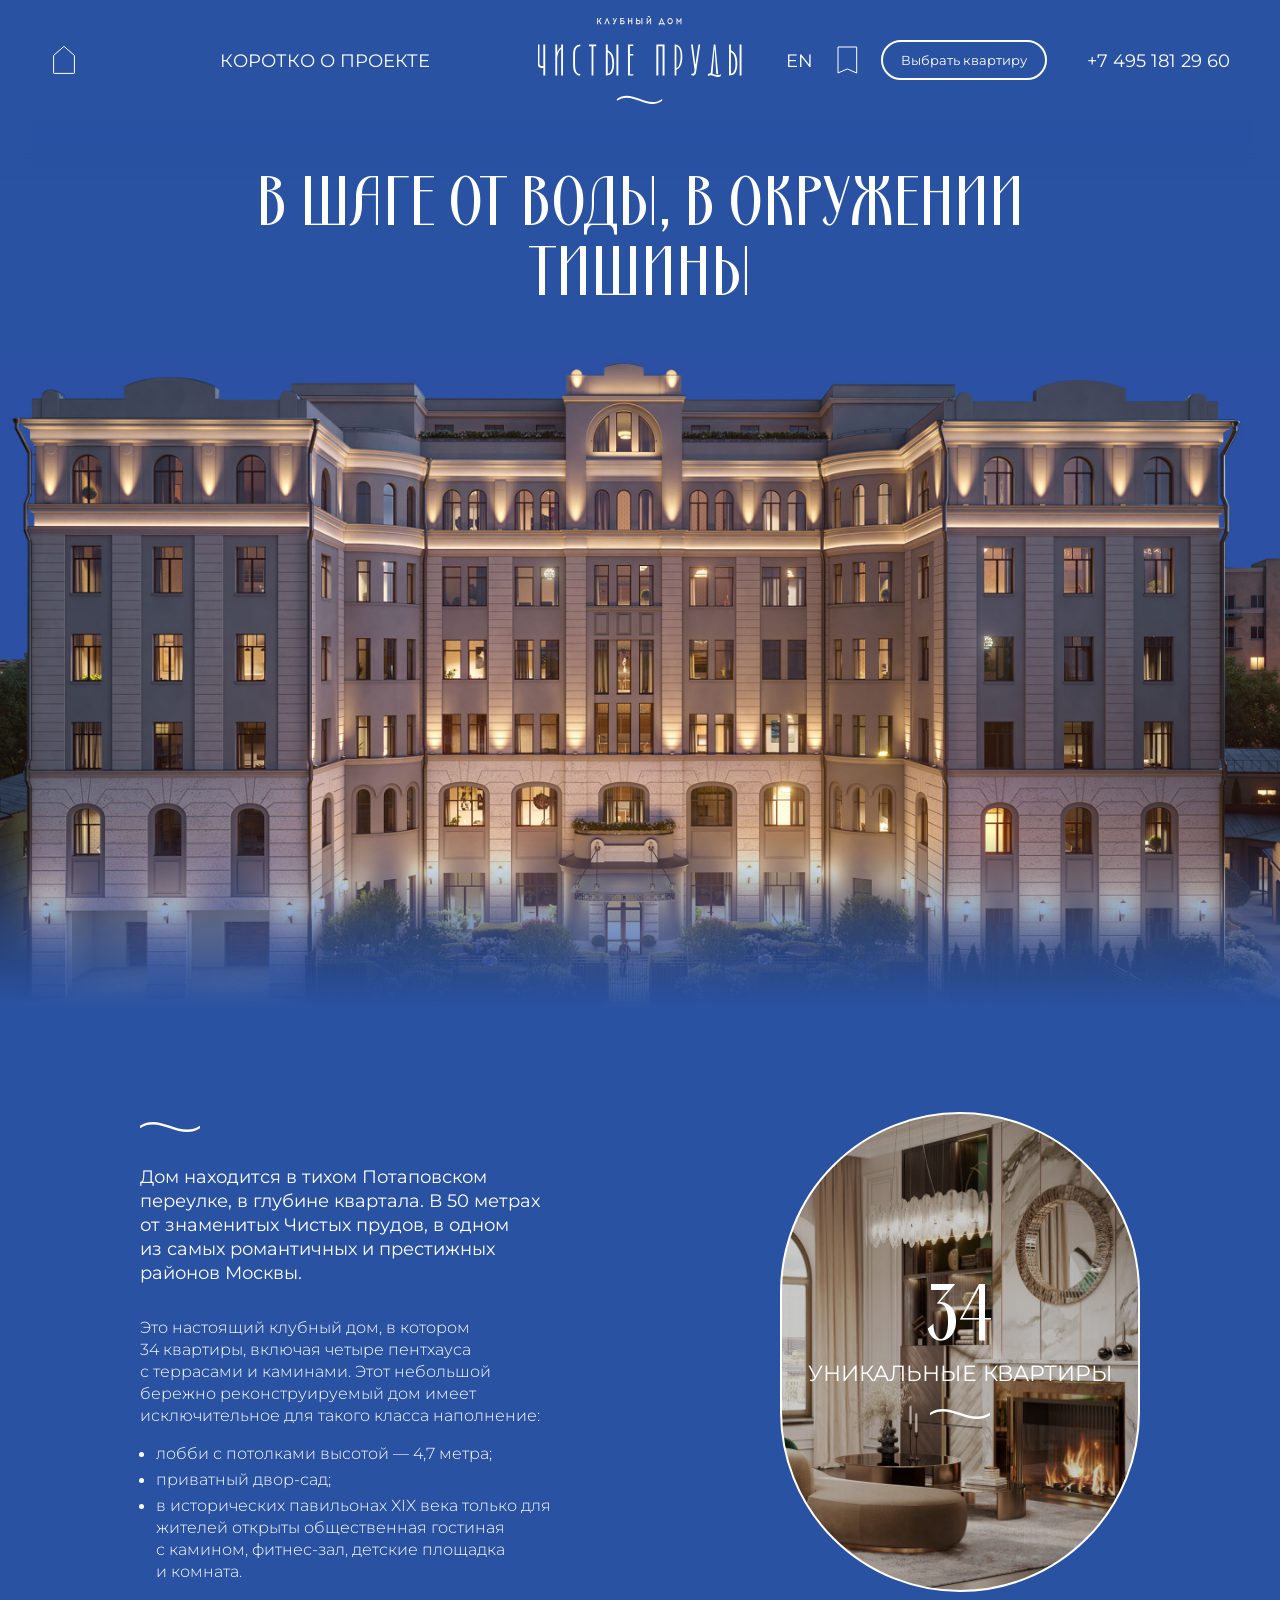
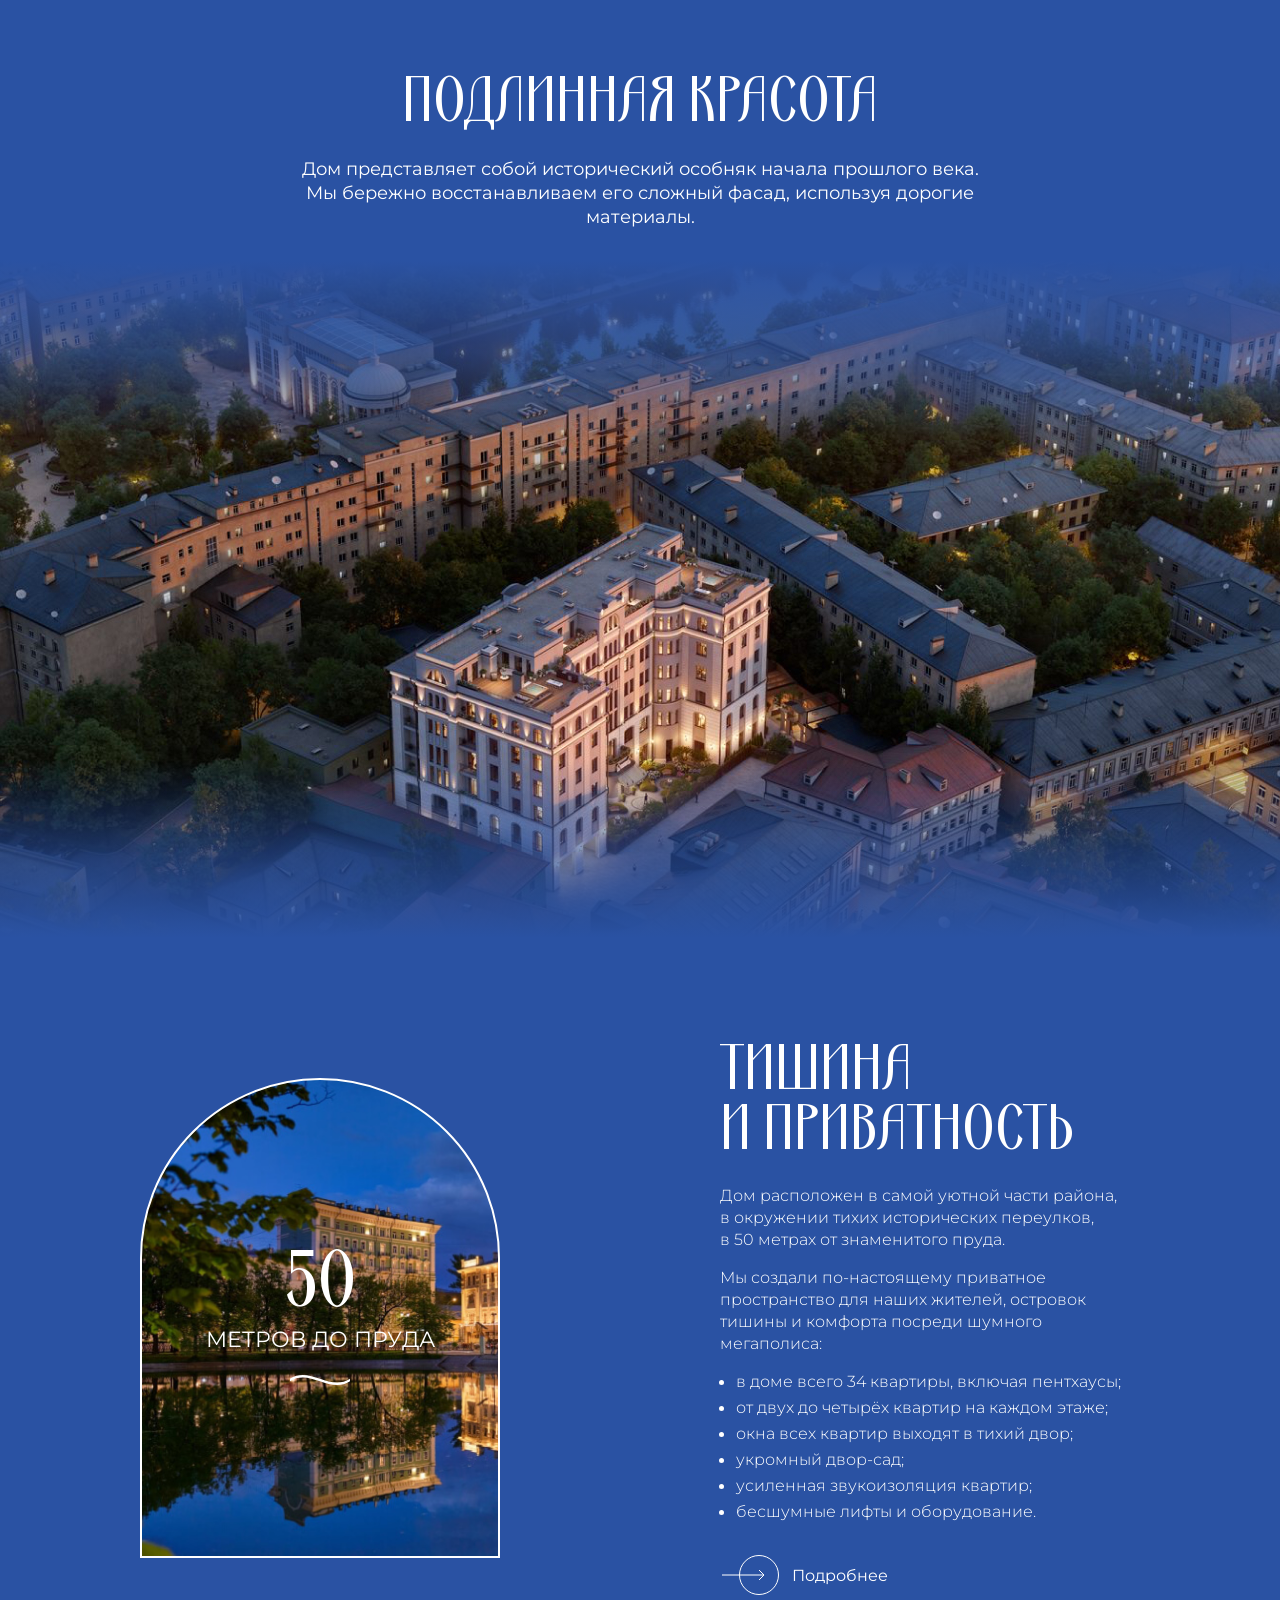
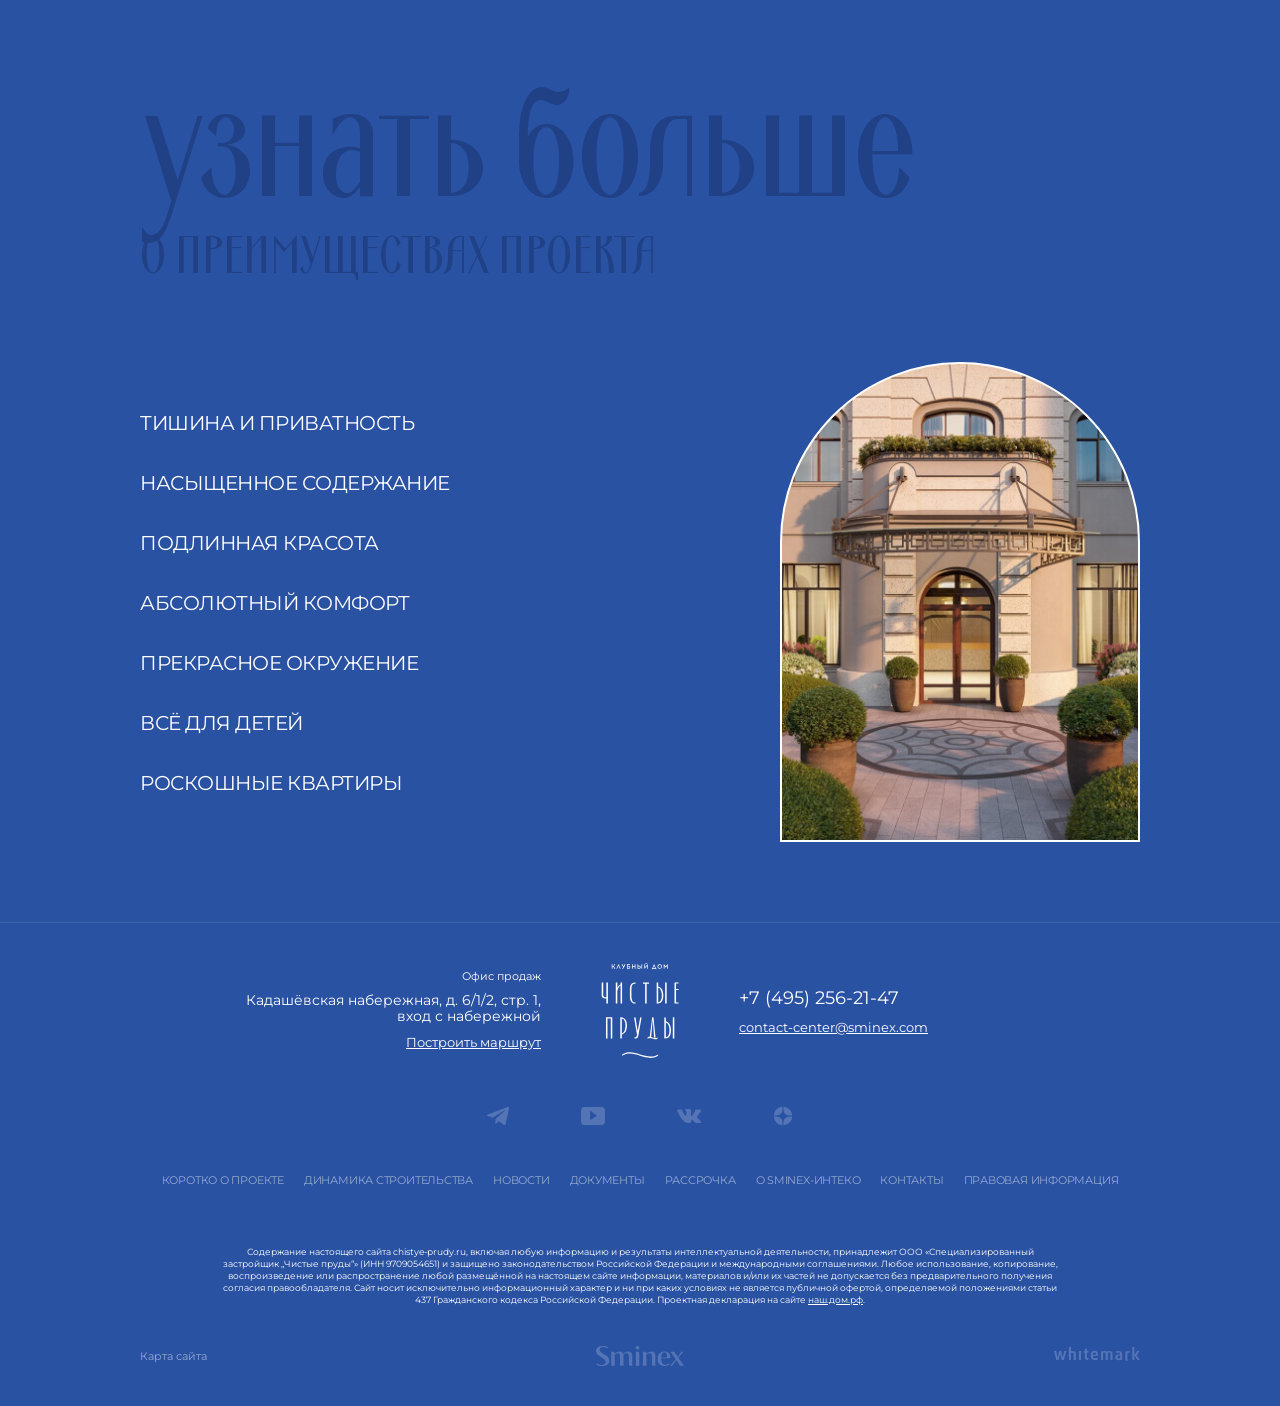
<file: index.html>
<!DOCTYPE html>
<html lang="ru">

<head>
  <meta charset="UTF-8">
  <meta name="viewport" content="width=device-width, initial-scale=1.0">
  <meta http-equiv="X-UA-Compatible" content="ie=edge">
  <link rel="stylesheet" href="css/style.css">
  <title>О проекте — Чистые пруды</title>
</head>

<body>
  <header class="header">
    <div class="header__container">
      <div class="header__left">
        <a class="header__home-link" href="#" aria-label="Вернуться на главную страницу">
          <svg class="header__home-icon" width="28" height="28" aria-hidden="true">
            <use xlink:href="images/sprite.svg#icon-home"></use>
          </svg>
        </a>
        <span class="header__text">
          Коротко о&nbsp;проекте
        </span>
      </div>
      <a class="header__logo-link" href="#">
        <svg class="header__logo-image" width="204" height="88" aria-hidden="true">
          <use xlink:href="images/sprite.svg#logo"></use>
        </svg>
      </a>
      <div class="header__right">
        <a class="header__language-link" href="#">
          En
        </a>
        <a class="header__favorites-link" href="#" aria-label="Открыть избранное">
          <svg class="header__favorites-icon" width="28" height="28" aria-hidden="true">
            <use xlink:href="images/sprite.svg#icon-favorite"></use>
          </svg>
        </a>
        <button class="header__btn" type="button">
          Выбрать квартиру
        </button>
        <a class="header__phone" href="tel:+74951812960">
          <span class="header__phone-link">+7&nbsp;495&nbsp;181 29&nbsp;60</span>
          <svg class="header__phone-icon" width="24" height="24" aria-hidden="true">
            <use xlink:href="images/sprite.svg#icon-call"></use>
          </svg>
        </a>
      </div>
    </div>
  </header>
  <main>
    <h1 class="visually-hidden">
      Подробная информация о клубном доме, расположенном рядом с Чистыми прудами.
    </h1>
    <section class="hero">
      <div class="container">
        <h2 class="hero__heading">
          В&nbsp;шаге от&nbsp;воды, в&nbsp;окружении тишины
        </h2>
      </div>
      <div class="hero__img-wrapper">
        <picture class="hero__picture">
          <source media="(max-width: 767px)"
            srcset="images/image-foreground-building-mobile.jpg 1x, images/image-foreground-building-mobile@2x.jpg 2x"
            width="375" height="200">
          <source media="(max-width: 1023px)"
            srcset="images/image-foreground-building-tablet.jpg 1x, images/image-foreground-building-tablet@2x.jpg 2x"
            width="768" height="400">
          <source srcset="images/image-foreground-building.jpg 1x, images/image-foreground-building@2x.jpg 2x"
            width="1440" height="760">
          <img class="hero__image" src="images/image-foreground-building.jpg" alt="Передний план клубного дома">
        </picture>
      </div>
    </section>
    <section class="apartments">
      <h2 class="visually-hidden">
        Подготовлены заранее обставленные мебелью квартиры со всеми удобствами
      </h2>
      <div class="container">
        <div class="apartments__wrapper">
          <div class="apartments__content">
            <svg class="apartments__icon" width="60" height="10" aria-hidden="true">
              <use xlink:href="images/sprite.svg#icon-curve"></use>
            </svg>
            <p class="apartments__description">
              Дом находится в&nbsp;тихом Потаповском переулке, в&nbsp;глубине квартала. В&nbsp;50&nbsp;метрах
              от&nbsp;знаменитых Чистых прудов, в&nbsp;одном из&nbsp;самых романтичных и&nbsp;престижных районов Москвы.
            </p>
            <p class="apartments__text">
              Это настоящий клубный дом, в&nbsp;котором 34&nbsp;квартиры, включая четыре пентхауса с&nbsp;террасами
              и&nbsp;каминами. Этот небольшой бережно реконструируемый дом имеет исключительное для такого класса
              наполнение:
            </p>
            <ul class="apartments__list">
              <li class="apartments__list-item">
                лобби с&nbsp;потолками высотой&nbsp;&mdash; 4,7&nbsp;метра;
              </li>
              <li class="apartments__list-item">
                приватный двор-сад;
              </li>
              <li class="apartments__list-item">
                в&nbsp;исторических павильонах XIX века только для жителей открыты общественная гостиная с&nbsp;камином,
                фитнес-зал, детские площадка и&nbsp;комната.
              </li>
            </ul>
          </div>
          <div class="benefit benefit--apartment benefit--round-all">
            <span class="benefit__number">
              34
            </span>
            <span class="benefit__text">
              Уникальные квартиры
            </span>
            <svg class="benefit__icon" width="60" height="10" aria-hidden="true">
              <use xlink:href="images/sprite.svg#icon-curve"></use>
            </svg>
          </div>
        </div>
      </div>
    </section>
    <section class="real-beauty">
      <div class="container">
        <h2 class="real-beauty__heading">
          Подлинная красота
        </h2>
        <p class="real-beauty__description">
          Дом представляет собой исторический особняк начала прошлого века. Мы&nbsp;бережно восстанавливаем его сложный
          фасад, используя дорогие материалы.
        </p>
      </div>
      <div class="real-beauty__img-wrapper">
        <picture class="real-beauty__picture">
          <source media="(max-width: 767px)"
            srcset="images/image-top-view-building-mobile.jpg 1x, images/image-top-view-building-mobile@2x.jpg 2x"
            width="375" height="200">
          <source media="(max-width: 1023px)"
            srcset="images/image-top-view-building-tablet.jpg 1x, images/image-top-view-building-tablet@2x.jpg 2x"
            width="768" height="374">
          <source srcset="images/image-top-view-building.jpg 1x, images/image-top-view-building@2x.jpg 2x" width="1440"
            height="700">
          <img class="real-beauty__image" src="images/image-top-view-building.jpg" alt="Вид сверху на клубный дом">
        </picture>
      </div>
    </section>
    <section class="privacy">
      <div class="container">
        <div class="privacy__wrapper">
          <div class="benefit benefit--pond">
            <span class="benefit__number">
              50
            </span>
            <span class="benefit__text">
              Метров до&nbsp;пруда
            </span>
            <svg class="benefit__icon" width="60" height="10" aria-hidden="true">
              <use xlink:href="images/sprite.svg#icon-curve"></use>
            </svg>
          </div>
          <div class="privacy__content">
            <h2 class="privacy__heading">
              Тишина и&nbsp;приватность
            </h2>
            <p class="privacy__text">
              Дом расположен в&nbsp;самой уютной части района, в&nbsp;окружении тихих исторических переулков,
              в&nbsp;50&nbsp;метрах от&nbsp;знаменитого пруда.
            </p>
            <p class="privacy__text">
              Мы&nbsp;создали по-настоящему приватное пространство для наших жителей, островок тишины и&nbsp;комфорта
              посреди шумного мегаполиса:
            </p>
            <ul class="privacy__list">
              <li class="privacy__list-item">
                в&nbsp;доме всего 34&nbsp;квартиры, включая пентхаусы;
              </li>
              <li class="privacy__list-item">
                от&nbsp;двух до&nbsp;четырёх квартир на&nbsp;каждом этаже;
              </li>
              <li class="privacy__list-item">
                окна всех квартир выходят в&nbsp;тихий двор;
              </li>
              <li class="privacy__list-item">
                укромный двор-сад;
              </li>
              <li class="privacy__list-item">
                усиленная звукоизоляция квартир;
              </li>
              <li class="privacy__list-item">
                бесшумные лифты и&nbsp;оборудование.
              </li>
            </ul>
            <a class="privacy__link" href="#">
              <svg class="privacy__link-icon" width="60" height="42" aria-hidden="true">
                <use xlink:href="images/sprite.svg#icon-arrow"></use>
              </svg>
              Подробнее
            </a>
          </div>
        </div>
      </div>
    </section>
    <section class="advantages">
      <div class="container">
        <div class="advantages__wrapper">
          <span class="advantages__text">
            узнать больше
          </span>
          <h2 class="advantages__heading">
            о&nbsp;преимуществах проекта
          </h2>
          <div class="advantages__content">
            <ul class="advantages__list">
              <li class="advantages__list-item">
                <a class="advantages__link" href="#">Тишина и&nbsp;приватность
                  <svg class="advantages__link-icon" width="60" height="42" aria-hidden="true">
                    <use xlink:href="images/sprite.svg#icon-arrow"></use>
                  </svg>
                </a>
              </li>
              <li class="advantages__list-item">
                <a class="advantages__link" href="#">Насыщенное содержание
                  <svg class="advantages__link-icon" width="60" height="42" aria-hidden="true">
                    <use xlink:href="images/sprite.svg#icon-arrow"></use>
                  </svg>
                </a>
              </li>
              <li class="advantages__list-item">
                <a class="advantages__link" href="#">Подлинная красота
                  <svg class="advantages__link-icon" width="60" height="42" aria-hidden="true">
                    <use xlink:href="images/sprite.svg#icon-arrow"></use>
                  </svg>
                </a>
              </li>
              <li class="advantages__list-item">
                <a class="advantages__link" href="#">Абсолютный комфорт
                  <svg class="advantages__link-icon" width="60" height="42" aria-hidden="true">
                    <use xlink:href="images/sprite.svg#icon-arrow"></use>
                  </svg>
                </a>
              </li>
              <li class="advantages__list-item">
                <a class="advantages__link" href="#">Прекрасное окружение
                  <svg class="advantages__link-icon" width="60" height="42" aria-hidden="true">
                    <use xlink:href="images/sprite.svg#icon-arrow"></use>
                  </svg>
                </a>
              </li>
              <li class="advantages__list-item">
                <a class="advantages__link" href="#">Всё для детей
                  <svg class="advantages__link-icon" width="60" height="42" aria-hidden="true">
                    <use xlink:href="images/sprite.svg#icon-arrow"></use>
                  </svg>
                </a>
              </li>
              <li class="advantages__list-item">
                <a class="advantages__link" href="#">Роскошные квартиры
                  <svg class="advantages__link-icon" width="60" height="42" aria-hidden="true">
                    <use xlink:href="images/sprite.svg#icon-arrow"></use>
                  </svg>
                </a>
              </li>
            </ul>
            <div class="benefit benefit--entrance"></div>
          </div>
        </div>
      </div>
    </section>
  </main>
  <footer class="footer">
    <div class="container">
      <div class="footer__wrapper">
        <div class="footer__content">
          <div class="footer__left">
            <span class="footer__text">
              Офис продаж
            </span>
            <p class="footer__address">
              Кадашёвская набережная, д. 6/1/2, стр.&nbsp;1, вход с&nbsp;набережной
            </p>
            <a class="footer__left-link" href="#">
              Построить маршрут
            </a>
          </div>
          <a class="footer__logo-link" href="#" aria-label="Сайт клубного дома Чистые пруды">
            <svg class="footer__logo-image" width="78" height="95" aria-hidden="true">
              <use xlink:href="images/sprite.svg#logo-small"></use>
            </svg>
          </a>
          <div class="footer__right">
            <a class="footer__phone" href="tel:+74951812960">
              +7 (495) 256-21-47
            </a>
            <a class="footer__right-link" href="mailto:contact-center@sminex.com">
              contact-center@sminex.com
            </a>
          </div>
        </div>
        <ul class="socials footer__socials">
          <li class="socials__item">
            <a class="socials__link" href="#" aria-label="Группа в Телеграм">
              <svg class="socials__icon" width="22" height="18" aria-hidden="true">
                <use xlink:href="images/sprite.svg#icon-tg"></use>
              </svg>
            </a>
          </li>
          <li class="socials__item">
            <a class="socials__link" href="#" aria-label="Канал на Ютуб">
              <svg class="socials__icon" width="24" height="18" aria-hidden="true">
                <use xlink:href="images/sprite.svg#icon-youtube"></use>
              </svg>
            </a>
          </li>
          <li class="socials__item">
            <a class="socials__link" href="#" aria-label="Группа во ВКонтакте">
              <svg class="socials__icon" width="24" height="14" aria-hidden="true">
                <use xlink:href="images/sprite.svg#icon-vk"></use>
              </svg>
            </a>
          </li>
          <li class="socials__item">
            <a class="socials__link" href="#" aria-label="Канал в Яндекс Дзен">
              <svg class="socials__icon" width="20" height="20" aria-hidden="true">
                <use xlink:href="images/sprite.svg#icon-ya"></use>
              </svg>
            </a>
          </li>
        </ul>
        <ul class="footer__nav-list">
          <li class="footer__nav-item">
            <a class="footer__nav-link" href="#">
              Коротко о&nbsp;проекте
            </a>
          </li>
          <li class="footer__nav-item">
            <a class="footer__nav-link" href="#">
              Динамика строительства
            </a>
          </li>
          <li class="footer__nav-item">
            <a class="footer__nav-link" href="#">
              Новости
            </a>
          </li>
          <li class="footer__nav-item">
            <a class="footer__nav-link" href="#">
              Документы
            </a>
          </li>
          <li class="footer__nav-item">
            <a class="footer__nav-link" href="#">
              Рассрочка
            </a>
          </li>
          <li class="footer__nav-item">
            <a class="footer__nav-link" href="#">
              O&nbsp;Sminex-Интеко
            </a>
          </li>
          <li class="footer__nav-item">
            <a class="footer__nav-link" href="#">
              Контакты
            </a>
          </li>
          <li class="footer__nav-item">
            <a class="footer__nav-link" href="#">
              Правовая информация
            </a>
          </li>
        </ul>
        <p class="footer__copyright">
          Содержание настоящего сайта <a class="footer__copyright-first-link"
            href="https://chistye-prudy.ru">chistye-prudy.ru</a>, включая любую информацию и&nbsp;результаты
          интеллектуальной деятельности, принадлежит ООО &laquo;Специализированный застройщик &bdquo;Чистые
          пруды&ldquo;&raquo; (ИНН 9709054651) и&nbsp;защищено законодательством Российской Федерации
          и&nbsp;международными соглашениями. Любое использование, копирование, воспроизведение или распространение
          любой размещённой на&nbsp;настоящем сайте информации, материалов и/или их&nbsp;частей не&nbsp;допускается без
          предварительного получения согласия правообладателя. Сайт носит исключительно информационный характер
          и&nbsp;ни&nbsp;при каких условиях не&nbsp;является публичной офертой, определяемой положениями статьи 437
          Гражданского кодекса Российской Федерации. Проектная декларация на&nbsp;сайте <a
            class="footer__copyright-second-link" href="https://наш.дом.рф">наш.дом.рф</a>.
        </p>
        <div class="footer__inner">
          <a class="footer__map" href="#">
            Карта сайта
          </a>
          <a class="footer__inner-link" href="#" aria-label="Сайт компании Сминекс">
            <svg class="footer__inner-image" width="88" height="20" aria-hidden="true">
              <use xlink:href="images/sprite.svg#logo-sminex"></use>
            </svg>
          </a>
          <a class="footer__company-link" href="#" aria-label="Сайт компании Вайтмарк">
            <svg class="footer__logo-image" width="86" height="14" aria-hidden="true">
              <use xlink:href="images/sprite.svg#logo-whitemark"></use>
            </svg>
          </a>
        </div>
      </div>
    </div>
  </footer>
</body>

</html>
</file>
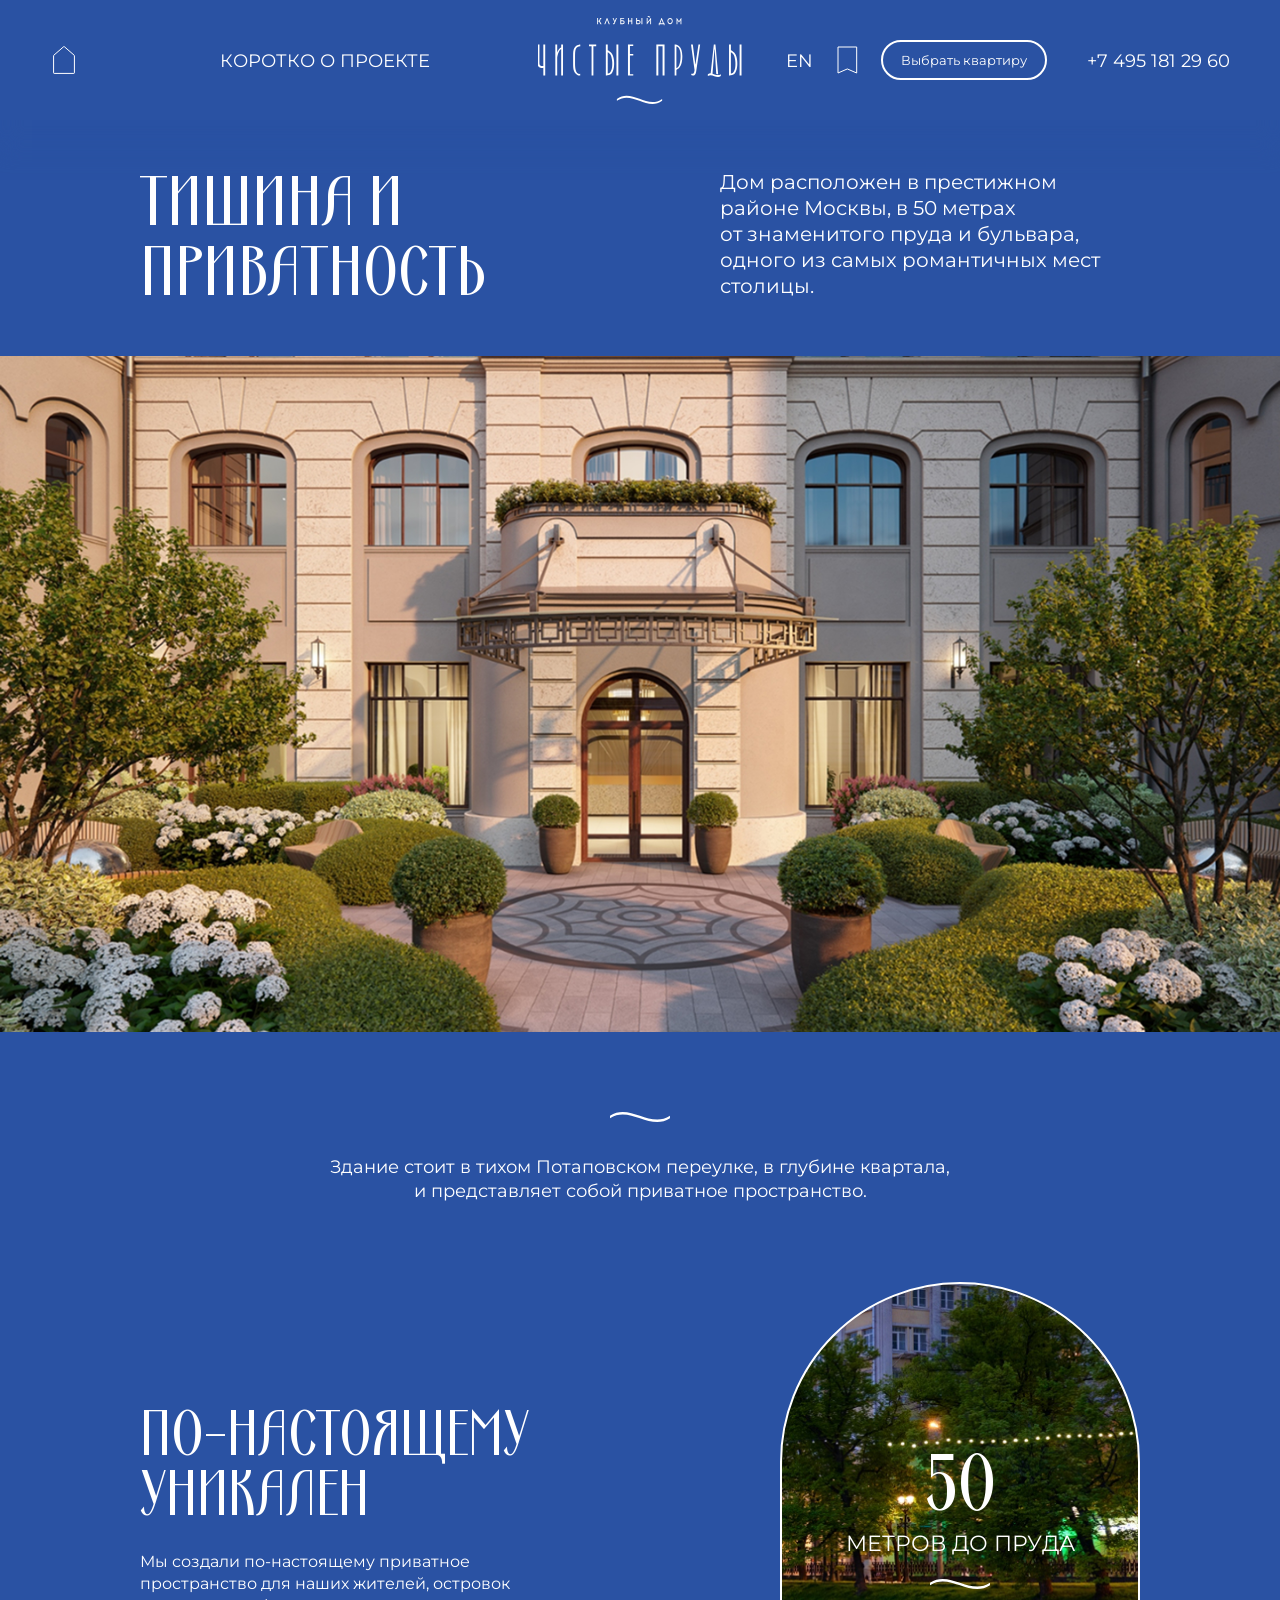
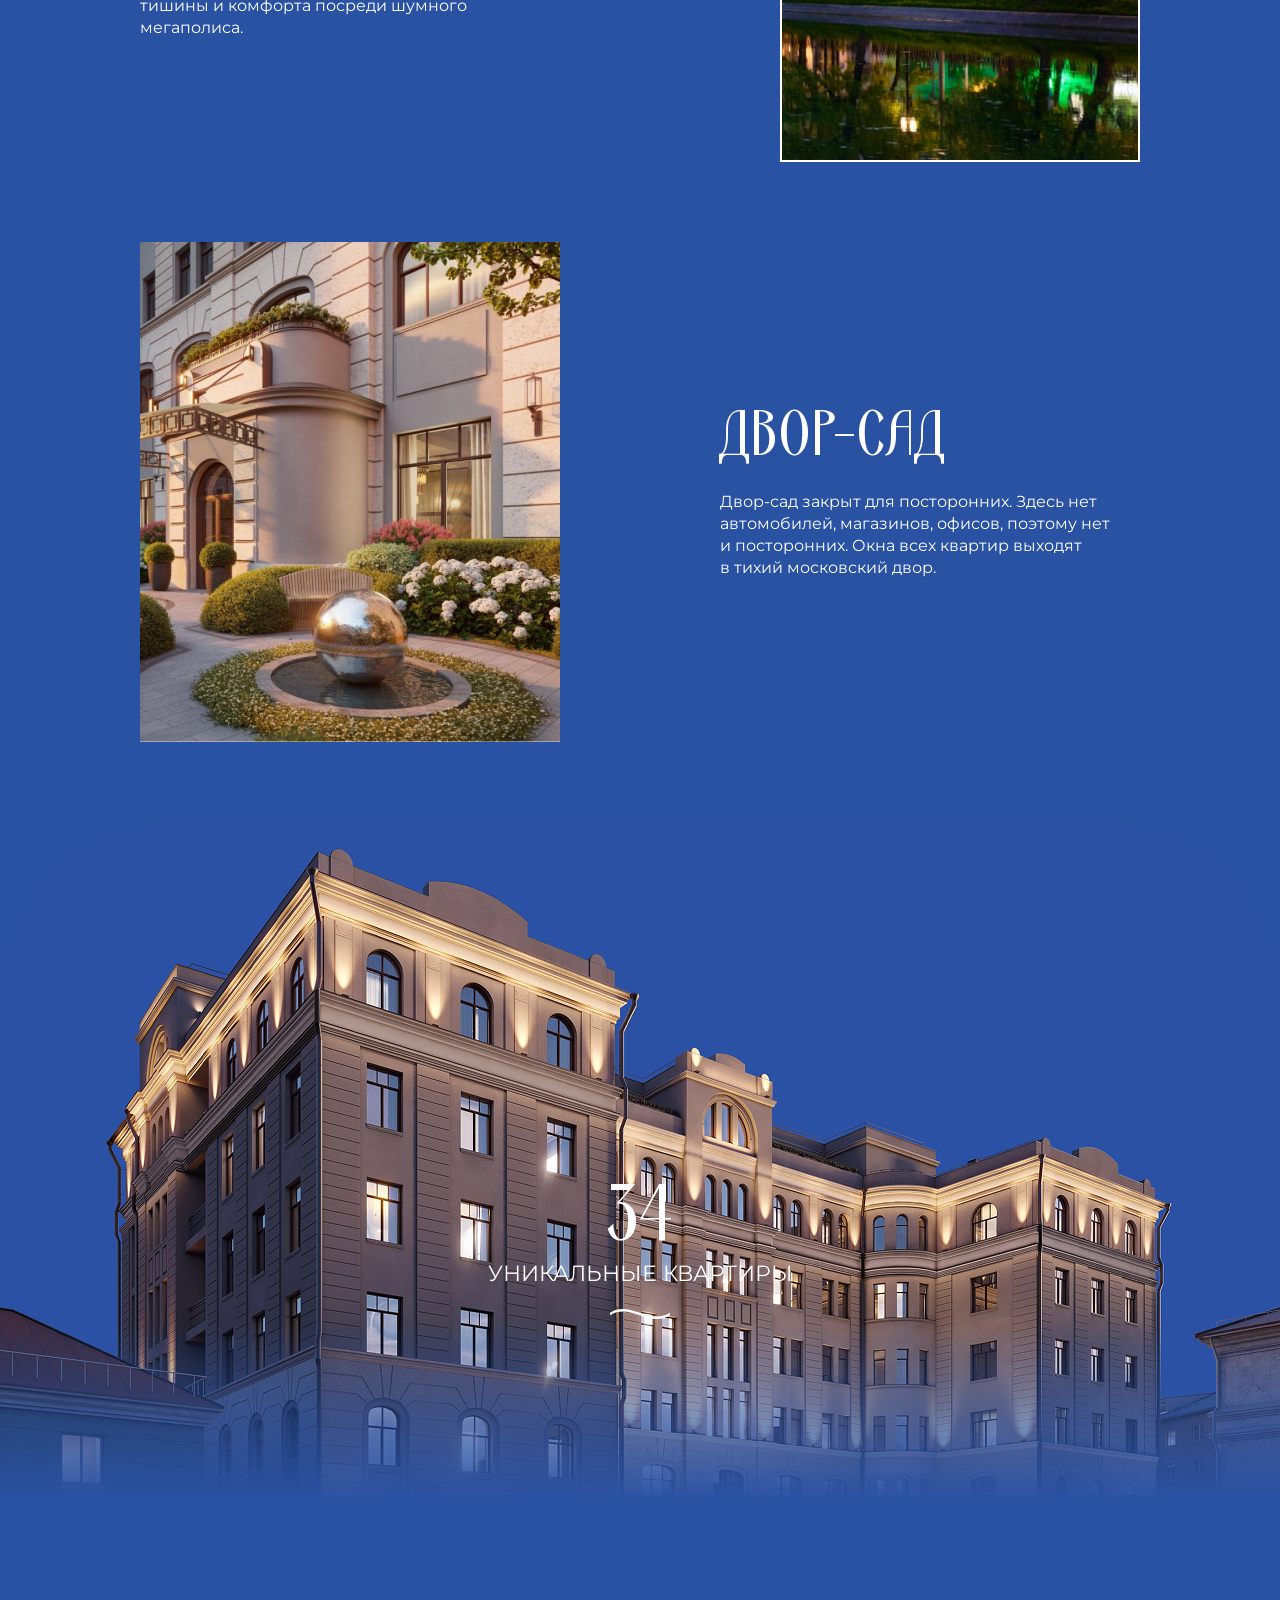
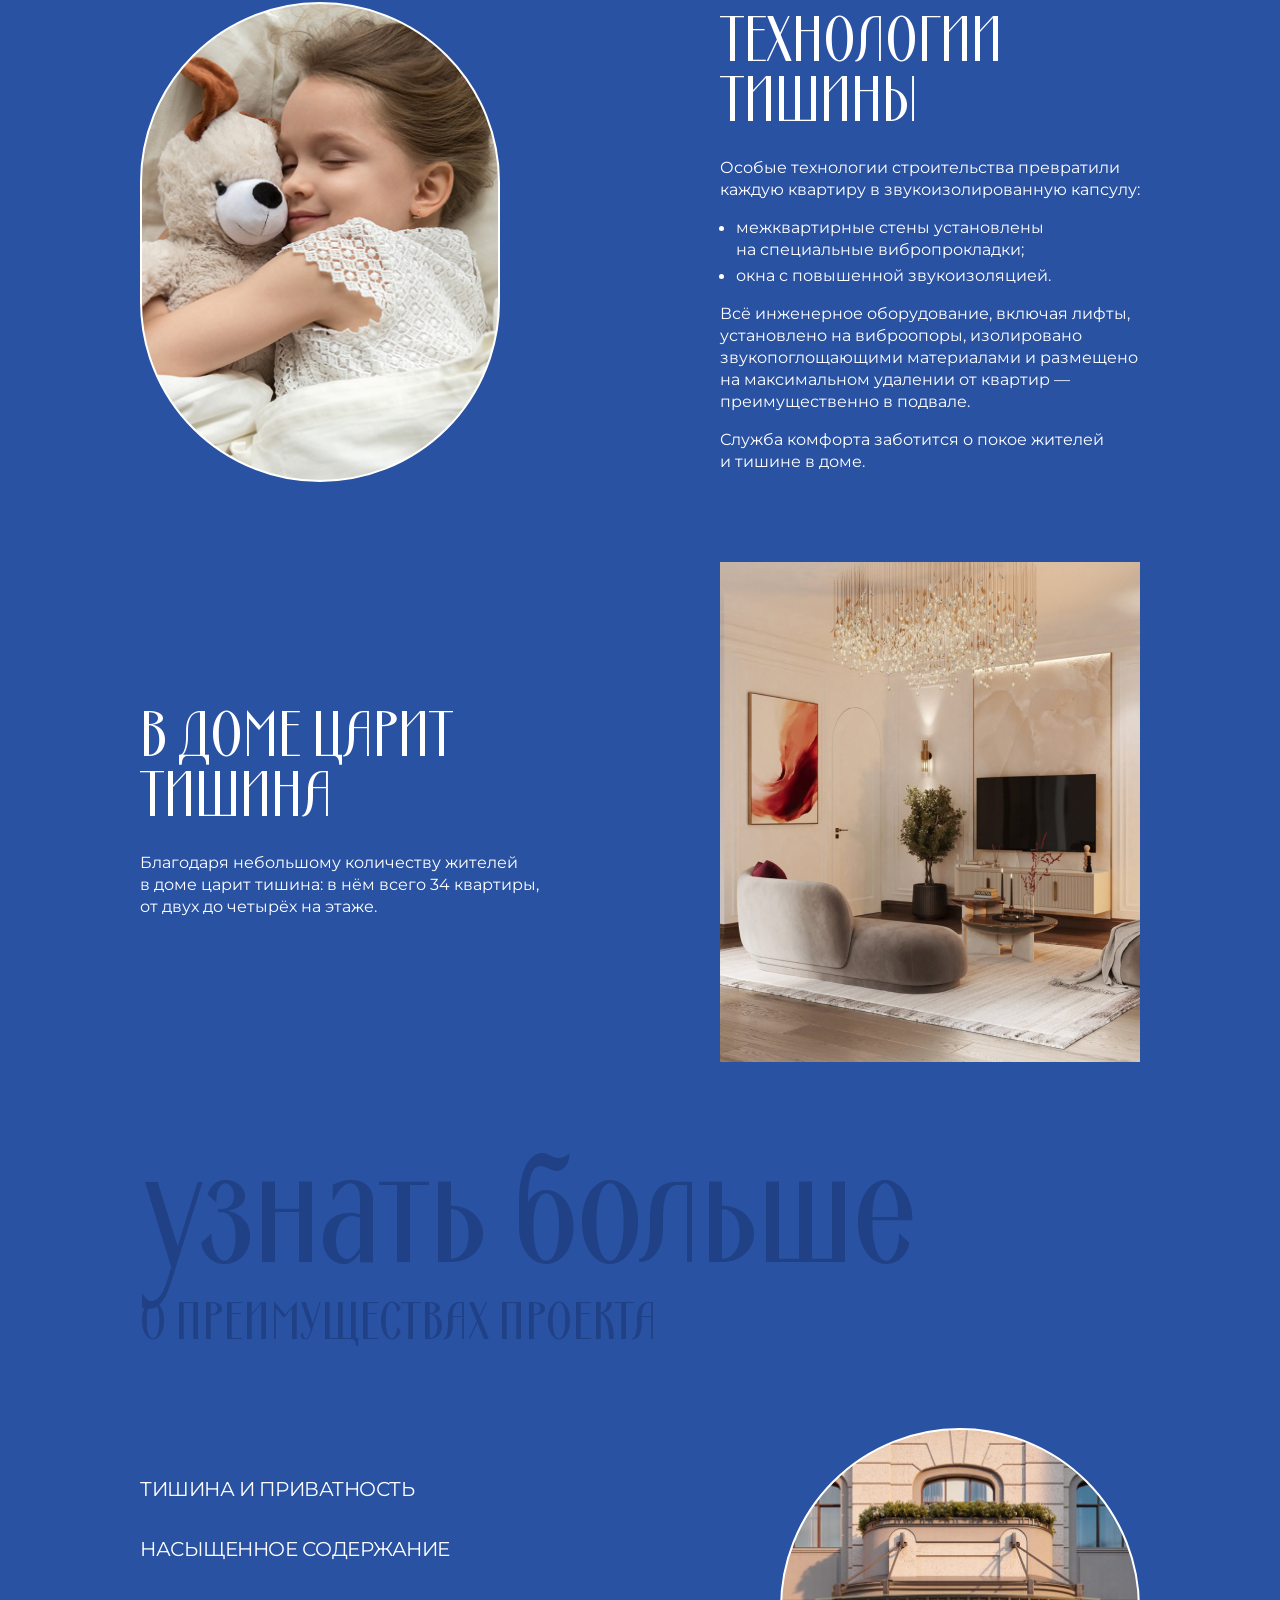
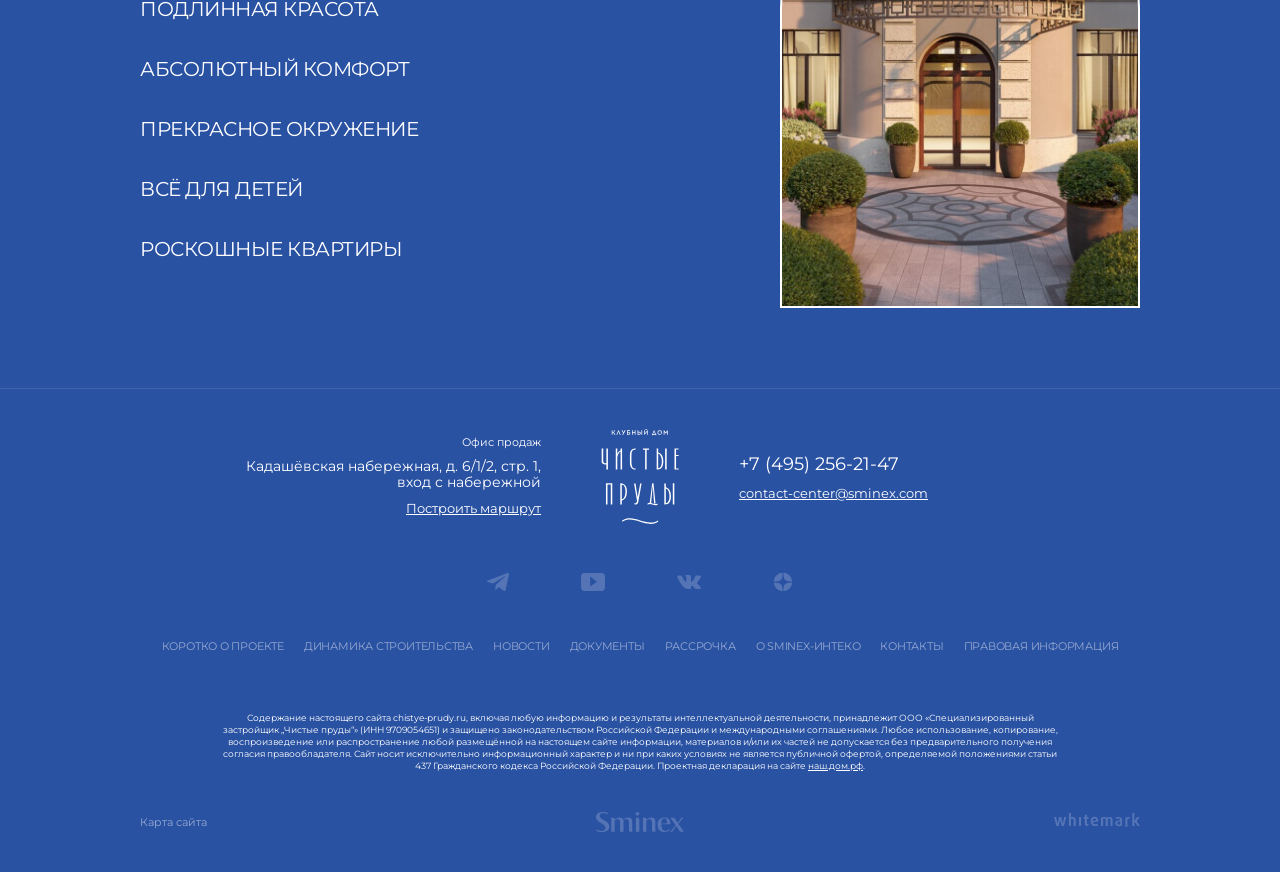
<file: privacy.html>
<!DOCTYPE html>
<html lang="ru">

<head>
    <meta charset="UTF-8">
    <meta name="viewport" content="width=device-width, initial-scale=1.0">
    <meta http-equiv="X-UA-Compatible" content="ie=edge">
    <link rel="stylesheet" href="css/style.css">
    <title>Тишина и приватность</title>
</head>

<body>
    <header class="header">
        <div class="header__container">
            <div class="header__left">
                <a class="header__home-link" href="#" aria-label="Вернуться на главную страницу">
                    <svg class="header__home-icon" width="28" height="28" aria-hidden="true">
                        <use xlink:href="images/sprite.svg#icon-home"></use>
                    </svg>
                </a>
                <span class="header__text">
                    Коротко о&nbsp;проекте
                </span>
            </div>
            <a class="header__logo-link" href="#">
                <svg class="header__logo-image" width="204" height="88" aria-hidden="true">
                    <use xlink:href="images/sprite.svg#logo"></use>
                </svg>
            </a>
            <div class="header__right">
                <a class="header__language-link" href="#">
                    En
                </a>
                <a class="header__favorites-link" href="#" aria-label="Открыть избранное">
                    <svg class="header__favorites-icon" width="28" height="28" aria-hidden="true">
                        <use xlink:href="images/sprite.svg#icon-favorite"></use>
                    </svg>
                </a>
                <button class="header__btn" type="button">
                    Выбрать квартиру
                </button>
                <a class="header__phone" href="tel:+74951812960">
                    <span class="header__phone-link">+7&nbsp;495&nbsp;181 29&nbsp;60</span>
                    <svg class="header__phone-icon" width="24" height="24" aria-hidden="true">
                        <use xlink:href="images/sprite.svg#icon-call"></use>
                    </svg>
                </a>
            </div>
        </div>
    </header>
    <main>
        <h1 class="visually-hidden">
            Клубный дом у Чистых прудов — тишина и приватность в центре Москвы
        </h1>
        <section class="privacy-hero">
            <div class="container">
                <div class="privacy-hero__wrapper">
                    <h2 class="privacy-hero__heading">тишина и приватность</h2>
                    <p class="privacy-hero__text">Дом расположен в&nbsp;престижном районе Москвы, в&nbsp;50&nbsp;метрах
                        от&nbsp;знаменитого пруда и бульвара, одного из&nbsp;самых романтичных мест столицы.</p>
                </div>
            </div>
            <picture class="hero__picture">
                <source media="(max-width: 767px)"
                    srcset="images/image-entrance-banner-mobile.jpg 1x, images/image-entrance-banner-mobile@2x.jpg 2x"
                    width="375" height="200">
                <source media="(max-width: 1023px)"
                    srcset="images/image-entrance-banner-tablet.jpg 1x, images/image-entrance-banner-tablet@2x.jpg 2x"
                    width="768" height="400">
                <source srcset="images/image-entrance-banner.jpg 1x, images/image-entrance-banner@2x.jpg 2x"
                    width="1440" height="760">
                <img class="hero__image" src="images/image-entrance-banner.jpg" alt="Вход в клубный дом">
            </picture>
        </section>
        <section class="location">
            <div class="container">
                <div class="location__wrapper">
                    <h2 class="visually-hidden">Приватное пространство в глубине квартала</h2>
                    <svg class="location__icon" width="60" height="10" aria-hidden="true">
                        <use xlink:href="images/sprite.svg#icon-curve"></use>
                    </svg>
                    <p class="location__text">Здание стоит в&nbsp;тихом Потаповском переулке, в&nbsp;глубине квартала,
                        и&nbsp;представляет собой приватное пространство.</p>
                </div>
            </div>
        </section>
        <section class="unique">
            <div class="container">
                <div class="unique__wrapper">
                    <div class="unique__description">
                        <h2 class="unique__heading">по-настоящему уникален</h2>
                        <p class="unique__text">Мы&nbsp;создали по-настоящему приватное пространство для наших жителей,
                            островок
                            тишины и&nbsp;комфорта посреди шумного мегаполиса.</p>
                    </div>
                    <div class="benefit benefit--unique">
                        <span class="benefit__number">
                            50
                        </span>
                        <span class="benefit__text">
                            метров до пруда
                        </span>
                        <svg class="benefit__icon" width="60" height="10" aria-hidden="true">
                            <use xlink:href="images/sprite.svg#icon-curve"></use>
                        </svg>
                    </div>
                </div>
            </div>
        </section>
        <section class="yard">
            <div class="container">
                <div class="yard__wrapper">
                    <picture class="yard__picture">
                        <source media="(max-width: 767px)"
                            srcset="images/image-entrance-mobile.jpg 1x, images/image-entrance-mobile@2x.jpg 2x"
                            width="345" height="410">
                        <source media="(max-width: 1023px)"
                            srcset="images/image-entrance-tablet.jpg 1x, images/image-entrance-tablet@2x.jpg 2x"
                            width="270" height="320">
                        <source srcset="images/image-entrance.jpg 1x, images/image-entrance@2x.jpg 2x" width="420"
                            height="500">
                        <img class="yard__image" src="images/image-entrance.jpg" alt="Закрытый двор-сад">
                    </picture>
                    <div class="yard__description">
                        <h2 class="unique__heading">двор-сад</h2>
                        <p class="unique__text">Двор-сад закрыт для посторонних. Здесь нет автомобилей, магазинов,
                            офисов, поэтому нет и&nbsp;посторонних. Окна всех квартир выходят в&nbsp;тихий московский
                            двор.</p>
                    </div>
                </div>
            </div>
        </section>
        <section class="flats">
            <div class="benefit benefit--flats">
                <span class="benefit__number benefit__number--smaller">
                    34
                </span>
                <span class="benefit__text benefit__text--smaller">
                    уникальные квартиры
                </span>
                <svg class="benefit__icon" width="60" height="10" aria-hidden="true">
                    <use xlink:href="images/sprite.svg#icon-curve"></use>
                </svg>
            </div>
        </section>
        <section class="silence">
            <div class="container">
                <div class="silence__wrapper">
                    <div class="benefit benefit--round-all benefit--silence"></div>
                    <div class="silence__tech">
                        <h2 class="silence__heading">технологии тишины</h2>
                        <p class="silence__text">Особые технологии строительства превратили каждую квартиру
                            в&nbsp;звукоизолированную капсулу:</p>
                        <ul class="silence__list">
                            <li class="silence__item">межквартирные стены установлены на&nbsp;специальные
                                вибропрокладки;
                            </li>
                            <li class="silence__item">окна с&nbsp;повышенной звукоизоляцией.</li>
                        </ul>
                        <p class="silence__text">Всё инженерное оборудование, включая лифты, установлено
                            на&nbsp;виброопоры,
                            изолировано звукопоглощающими материалами и&nbsp;размещено на&nbsp;максимальном удалении
                            от&nbsp;квартир&nbsp;&mdash; преимущественно в&nbsp;подвале.</p>
                        <p class="silence__text silence__text--last">Служба комфорта заботится о&nbsp;покое жителей
                            и&nbsp;тишине в&nbsp;доме.
                        </p>
                    </div>
                    <div class="silence__in-house">
                        <h2 class="silence__heading">в доме царит тишина</h2>
                        <p class="silence__text">Благодаря небольшому количеству жителей в&nbsp;доме царит тишина:
                            в&nbsp;нём всего 34&nbsp;квартиры, от&nbsp;двух до&nbsp;четырёх на&nbsp;этаже.</p>
                    </div>
                    <picture class="silence__picture">
                        <source media="(max-width: 767px)"
                            srcset="images/image-living-mobile.jpg 1x, images/image-living-mobile@2x.jpg 2x" width="345"
                            height="410">
                        <source media="(max-width: 1023px)"
                            srcset="images/image-living-tablet.jpg 1x, images/image-living-tablet@2x.jpg 2x" width="270"
                            height="320">
                        <source srcset="images/image-living.jpg 1x, images/image-living@2x.jpg 2x" width="420"
                            height="500">
                        <img class="silence__image" src="images/image-living.jpg" alt="Комната в одной из квартир">
                    </picture>
                </div>
            </div>
        </section>
        <section class="advantages">
            <div class="container">
                <div class="advantages__wrapper">
                    <span class="advantages__text">
                        узнать больше
                    </span>
                    <h2 class="advantages__heading">
                        о&nbsp;преимуществах проекта
                    </h2>
                    <div class="advantages__content">
                        <ul class="advantages__list">
                            <li class="advantages__list-item">
                                <a class="advantages__link" href="#">Тишина и&nbsp;приватность
                                    <svg class="advantages__link-icon" width="60" height="42" aria-hidden="true">
                                        <use xlink:href="images/sprite.svg#icon-arrow"></use>
                                    </svg>
                                </a>
                            </li>
                            <li class="advantages__list-item">
                                <a class="advantages__link" href="#">Насыщенное содержание
                                    <svg class="advantages__link-icon" width="60" height="42" aria-hidden="true">
                                        <use xlink:href="images/sprite.svg#icon-arrow"></use>
                                    </svg>
                                </a>
                            </li>
                            <li class="advantages__list-item">
                                <a class="advantages__link" href="#">Подлинная красота
                                    <svg class="advantages__link-icon" width="60" height="42" aria-hidden="true">
                                        <use xlink:href="images/sprite.svg#icon-arrow"></use>
                                    </svg>
                                </a>
                            </li>
                            <li class="advantages__list-item">
                                <a class="advantages__link" href="#">Абсолютный комфорт
                                    <svg class="advantages__link-icon" width="60" height="42" aria-hidden="true">
                                        <use xlink:href="images/sprite.svg#icon-arrow"></use>
                                    </svg>
                                </a>
                            </li>
                            <li class="advantages__list-item">
                                <a class="advantages__link" href="#">Прекрасное окружение
                                    <svg class="advantages__link-icon" width="60" height="42" aria-hidden="true">
                                        <use xlink:href="images/sprite.svg#icon-arrow"></use>
                                    </svg>
                                </a>
                            </li>
                            <li class="advantages__list-item">
                                <a class="advantages__link" href="#">Всё для детей
                                    <svg class="advantages__link-icon" width="60" height="42" aria-hidden="true">
                                        <use xlink:href="images/sprite.svg#icon-arrow"></use>
                                    </svg>
                                </a>
                            </li>
                            <li class="advantages__list-item">
                                <a class="advantages__link" href="#">Роскошные квартиры
                                    <svg class="advantages__link-icon" width="60" height="42" aria-hidden="true">
                                        <use xlink:href="images/sprite.svg#icon-arrow"></use>
                                    </svg>
                                </a>
                            </li>
                        </ul>
                        <div class="benefit benefit--entrance"></div>
                    </div>
                </div>
            </div>
        </section>
    </main>
    <footer class="footer">
        <div class="container">
            <div class="footer__wrapper">
                <div class="footer__content">
                    <div class="footer__left">
                        <span class="footer__text">
                            Офис продаж
                        </span>
                        <p class="footer__address">
                            Кадашёвская набережная, д. 6/1/2, стр.&nbsp;1, вход с&nbsp;набережной
                        </p>
                        <a class="footer__left-link" href="#">
                            Построить маршрут
                        </a>
                    </div>
                    <a class="footer__logo-link" href="#" aria-label="Сайт клубного дома Чистые пруды">
                        <svg class="footer__logo-image" width="78" height="95" aria-hidden="true">
                            <use xlink:href="images/sprite.svg#logo-small"></use>
                        </svg>
                    </a>
                    <div class="footer__right">
                        <a class="footer__phone" href="tel:+74951812960">
                            +7 (495) 256-21-47
                        </a>
                        <a class="footer__right-link" href="mailto:contact-center@sminex.com">
                            contact-center@sminex.com
                        </a>
                    </div>
                </div>
                <ul class="socials footer__socials">
                    <li class="socials__item">
                        <a class="socials__link" href="#" aria-label="Группа в Телеграм">
                            <svg class="socials__icon" width="22" height="18" aria-hidden="true">
                                <use xlink:href="images/sprite.svg#icon-tg"></use>
                            </svg>
                        </a>
                    </li>
                    <li class="socials__item">
                        <a class="socials__link" href="#" aria-label="Канал на Ютуб">
                            <svg class="socials__icon" width="24" height="18" aria-hidden="true">
                                <use xlink:href="images/sprite.svg#icon-youtube"></use>
                            </svg>
                        </a>
                    </li>
                    <li class="socials__item">
                        <a class="socials__link" href="#" aria-label="Группа во ВКонтакте">
                            <svg class="socials__icon" width="24" height="14" aria-hidden="true">
                                <use xlink:href="images/sprite.svg#icon-vk"></use>
                            </svg>
                        </a>
                    </li>
                    <li class="socials__item">
                        <a class="socials__link" href="#" aria-label="Канал в Яндекс Дзен">
                            <svg class="socials__icon" width="20" height="20" aria-hidden="true">
                                <use xlink:href="images/sprite.svg#icon-ya"></use>
                            </svg>
                        </a>
                    </li>
                </ul>
                <ul class="footer__nav-list">
                    <li class="footer__nav-item">
                        <a class="footer__nav-link" href="#">
                            Коротко о&nbsp;проекте
                        </a>
                    </li>
                    <li class="footer__nav-item">
                        <a class="footer__nav-link" href="#">
                            Динамика строительства
                        </a>
                    </li>
                    <li class="footer__nav-item">
                        <a class="footer__nav-link" href="#">
                            Новости
                        </a>
                    </li>
                    <li class="footer__nav-item">
                        <a class="footer__nav-link" href="#">
                            Документы
                        </a>
                    </li>
                    <li class="footer__nav-item">
                        <a class="footer__nav-link" href="#">
                            Рассрочка
                        </a>
                    </li>
                    <li class="footer__nav-item">
                        <a class="footer__nav-link" href="#">
                            O&nbsp;Sminex-Интеко
                        </a>
                    </li>
                    <li class="footer__nav-item">
                        <a class="footer__nav-link" href="#">
                            Контакты
                        </a>
                    </li>
                    <li class="footer__nav-item">
                        <a class="footer__nav-link" href="#">
                            Правовая информация
                        </a>
                    </li>
                </ul>
                <p class="footer__copyright">
                    Содержание настоящего сайта <a class="footer__copyright-first-link"
                        href="https://chistye-prudy.ru">chistye-prudy.ru</a>, включая любую информацию и&nbsp;результаты
                    интеллектуальной деятельности, принадлежит ООО &laquo;Специализированный застройщик &bdquo;Чистые
                    пруды&ldquo;&raquo; (ИНН 9709054651) и&nbsp;защищено законодательством Российской Федерации
                    и&nbsp;международными соглашениями. Любое использование, копирование, воспроизведение или
                    распространение
                    любой размещённой на&nbsp;настоящем сайте информации, материалов и/или их&nbsp;частей
                    не&nbsp;допускается без
                    предварительного получения согласия правообладателя. Сайт носит исключительно информационный
                    характер
                    и&nbsp;ни&nbsp;при каких условиях не&nbsp;является публичной офертой, определяемой положениями
                    статьи 437
                    Гражданского кодекса Российской Федерации. Проектная декларация на&nbsp;сайте <a
                        class="footer__copyright-second-link" href="https://наш.дом.рф">наш.дом.рф</a>.
                </p>
                <div class="footer__inner">
                    <a class="footer__map" href="#">
                        Карта сайта
                    </a>
                    <a class="footer__inner-link" href="#" aria-label="Сайт компании Сминекс">
                        <svg class="footer__inner-image" width="88" height="20" aria-hidden="true">
                            <use xlink:href="images/sprite.svg#logo-sminex"></use>
                        </svg>
                    </a>
                    <a class="footer__company-link" href="#" aria-label="Сайт компании Вайтмарк">
                        <svg class="footer__logo-image" width="86" height="14" aria-hidden="true">
                            <use xlink:href="images/sprite.svg#logo-whitemark"></use>
                        </svg>
                    </a>
                </div>
            </div>
        </div>
    </footer>
</body>

</html>
</file>
<file: css/style.css>
/* Global */
/* ------------------------------------ */
/*! normalize.css v8.0.1 | MIT License | github.com/necolas/normalize.css */
/* Document
  ========================================================================== */
/**
 * 1. Correct the line height in all browsers.
 * 2. Prevent adjustments of font size after orientation changes in iOS.
 */
html {
  line-height: 1.15; /* 1 */
  -webkit-text-size-adjust: 100%; /* 2 */
}

/* Sections
  ========================================================================== */
/**
* Remove the margin in all browsers.
*/
body {
  margin: 0;
}

/**
* Render the `main` element consistently in IE.
*/
main {
  display: block;
}

/**
* Correct the font size and margin on `h1` elements within `section` and
* `article` contexts in Chrome, Firefox, and Safari.
*/
h1 {
  margin: 0.67em 0;
  font-size: 2em;
}

/* Grouping content
  ========================================================================== */
/**
* 1. Add the correct box sizing in Firefox.
* 2. Show the overflow in Edge and IE.
*/
hr {
  box-sizing: content-box; /* 1 */
  height: 0; /* 1 */
  overflow: visible; /* 2 */
}

/**
* 1. Correct the inheritance and scaling of font size in all browsers.
* 2. Correct the odd `em` font sizing in all browsers.
*/
pre {
  font-size: 1em; /* 2 */
  font-family: monospace, monospace; /* 1 */
}

/* Text-level semantics
  ========================================================================== */
/**
* Remove the gray background on active links in IE 10.
*/
a {
  background-color: transparent;
}

/**
* 1. Remove the bottom border in Chrome 57-
* 2. Add the correct text decoration in Chrome, Edge, IE, Opera, and Safari.
*/
abbr[title] {
  text-decoration: underline; /* 2 */
  -webkit-text-decoration: underline dotted;
          text-decoration: underline dotted; /* 2 */
  border-bottom: none; /* 1 */
}

/**
* Add the correct font weight in Chrome, Edge, and Safari.
*/
b,
strong {
  font-weight: bolder;
}

/**
* 1. Correct the inheritance and scaling of font size in all browsers.
* 2. Correct the odd `em` font sizing in all browsers.
*/
code,
kbd,
samp {
  font-size: 1em; /* 2 */
  font-family: monospace, monospace; /* 1 */
}

/**
* Add the correct font size in all browsers.
*/
small {
  font-size: 80%;
}

/**
* Prevent `sub` and `sup` elements from affecting the line height in
* all browsers.
*/
sub,
sup {
  position: relative;
  font-size: 75%;
  line-height: 0;
  vertical-align: baseline;
}

sub {
  bottom: -0.25em;
}

sup {
  top: -0.5em;
}

/* Embedded content
  ========================================================================== */
/**
* Remove the border on images inside links in IE 10.
*/
img {
  border-style: none;
}

/* Forms
  ========================================================================== */
/**
* 1. Change the font styles in all browsers.
* 2. Remove the margin in Firefox and Safari.
*/
button,
input,
optgroup,
select,
textarea {
  margin: 0; /* 2 */
  font-size: 100%; /* 1 */
  line-height: 1.15; /* 1 */
  font-family: inherit; /* 1 */
}

/**
* Show the overflow in IE.
* 1. Show the overflow in Edge.
*/
button,
input {
  /* 1 */
  overflow: visible;
}

/**
* Remove the inheritance of text transform in Edge, Firefox, and IE.
* 1. Remove the inheritance of text transform in Firefox.
*/
button,
select {
  /* 1 */
  text-transform: none;
}

/**
* Correct the inability to style clickable types in iOS and Safari.
*/
button,
[type=button],
[type=reset],
[type=submit] {
  -webkit-appearance: button;
}

/**
* Remove the inner border and padding in Firefox.
*/
button::-moz-focus-inner,
[type=button]::-moz-focus-inner,
[type=reset]::-moz-focus-inner,
[type=submit]::-moz-focus-inner {
  padding: 0;
  border-style: none;
}

/**
* Restore the focus styles unset by the previous rule.
*/
button:-moz-focusring,
[type=button]:-moz-focusring,
[type=reset]:-moz-focusring,
[type=submit]:-moz-focusring {
  outline: 1px dotted ButtonText;
}

/**
* Correct the padding in Firefox.
*/
fieldset {
  padding: 0.35em 0.75em 0.625em;
}

/**
* 1. Correct the text wrapping in Edge and IE.
* 2. Correct the color inheritance from `fieldset` elements in IE.
* 3. Remove the padding so developers are not caught out when they zero out
*    `fieldset` elements in all browsers.
*/
legend {
  display: table; /* 1 */
  box-sizing: border-box; /* 1 */
  max-width: 100%; /* 1 */
  padding: 0; /* 3 */
  color: inherit; /* 2 */
  white-space: normal; /* 1 */
}

/**
* Add the correct vertical alignment in Chrome, Firefox, and Opera.
*/
progress {
  vertical-align: baseline;
}

/**
* Remove the default vertical scrollbar in IE 10+.
*/
textarea {
  overflow: auto;
}

/**
* 1. Add the correct box sizing in IE 10.
* 2. Remove the padding in IE 10.
*/
[type=checkbox],
[type=radio] {
  box-sizing: border-box; /* 1 */
  padding: 0; /* 2 */
}

/**
* Correct the cursor style of increment and decrement buttons in Chrome.
*/
[type=number]::-webkit-inner-spin-button,
[type=number]::-webkit-outer-spin-button {
  height: auto;
}

/**
* 1. Correct the odd appearance in Chrome and Safari.
* 2. Correct the outline style in Safari.
*/
[type=search] {
  outline-offset: -2px; /* 2 */
  -webkit-appearance: textfield; /* 1 */
}

/**
* Remove the inner padding in Chrome and Safari on macOS.
*/
[type=search]::-webkit-search-decoration {
  -webkit-appearance: none;
}

/**
* 1. Correct the inability to style clickable types in iOS and Safari.
* 2. Change font properties to `inherit` in Safari.
*/
::-webkit-file-upload-button {
  font: inherit; /* 2 */
  -webkit-appearance: button; /* 1 */
}

/* Interactive
  ========================================================================== */
/*
* Add the correct display in Edge, IE 10+, and Firefox.
*/
details {
  display: block;
}

/*
* Add the correct display in all browsers.
*/
summary {
  display: list-item;
}

/* Misc
  ========================================================================== */
/**
* Add the correct display in IE 10+.
*/
template {
  display: none;
}

/**
* Add the correct display in IE 10.
*/
[hidden] {
  display: none;
}

@font-face {
  font-family: "Montserrat";
  src: url("../../fonts/montserrat-light.woff2") format("woff2"), url("../../fonts/montserrat-light.woff") format("woff");
  font-weight: 300;
  font-style: normal;
  font-display: swap;
}
@font-face {
  font-family: "Montserrat";
  src: url("../../fonts/montserrat-regular.woff2") format("woff2"), url("../../fonts/montserrat-regular.woff") format("woff");
  font-weight: 400;
  font-style: normal;
  font-display: swap;
}
@font-face {
  font-family: "Ardeco";
  src: url("../../fonts/ardeco-regular.woff2") format("woff2"), url("../../fonts/ardeco-regular.woff") format("woff");
  font-weight: 400;
  font-style: normal;
  font-display: swap;
}
* {
  box-sizing: border-box;
}

body {
  margin: 0;
  padding: 0;
  font-family: "Montserrat", "Arial", sans-serif;
  color: #ffffff;
  background-color: #2a52a3;
  display: flex;
  flex-direction: column;
  overflow-y: scroll;
}

body::-webkit-scrollbar {
  width: 0;
}

main {
  flex-grow: 1;
  padding: 120px 0 0;
}
@media (max-width: 1023px) {
  main {
    padding-top: 80px;
  }
}
@media (max-width: 767px) {
  main {
    padding-top: 70px;
  }
}

img {
  display: block;
  height: auto;
  max-width: 100%;
  -o-object-fit: cover;
     object-fit: cover;
}

a {
  color: inherit;
  text-decoration: none;
}

.container {
  max-width: 1100px;
  margin: 0 auto;
  padding: 0 50px;
}
@media (max-width: 1023px) {
  .container {
    max-width: 768px;
    padding: 0 20px;
  }
}
@media (max-width: 767px) {
  .container {
    max-width: 375px;
    padding: 0 15px;
  }
}

.visually-hidden {
  position: absolute;
  width: 1px;
  height: 1px;
  margin: -1px;
  padding: 0;
  overflow: hidden;
  white-space: nowrap;
  border: 0;
  clip: rect(0 0 0 0);
  clip-path: inset(100%);
}

/* Blocks */
/* ------------------------------------ */
.header {
  padding: 16px 0;
  position: fixed;
  left: 0;
  top: 0;
  width: 100%;
  z-index: 10;
  box-shadow: 0px 30px 20px 0px rgba(42, 82, 163, 0.8);
  background-color: #2a52a3;
}
@media (max-width: 1023px) {
  .header {
    padding: 10px 0;
  }
}
@media (max-width: 767px) {
  .header {
    padding: 5px 0;
  }
}
.header__container {
  display: grid;
  grid-template-columns: 1fr auto 1fr;
  max-width: 1440px;
  margin: 0 auto;
  padding: 0 50px;
}
@media (max-width: 1023px) {
  .header__container {
    padding: 0 20px;
    max-width: 1023px;
    min-width: 768px;
  }
}
@media (max-width: 767px) {
  .header__container {
    grid-template-columns: auto 1fr auto;
    padding: 0 15px;
    max-width: 767px;
    min-width: 375px;
  }
}
.header__left, .header__right {
  display: flex;
  align-items: center;
}
.header__left {
  -moz-column-gap: 142px;
       column-gap: 142px;
}
@media (max-width: 1023px) {
  .header__left {
    -moz-column-gap: 36px;
         column-gap: 36px;
  }
}
.header__home-link {
  display: flex;
}
@media (max-width: 1023px) {
  .header__home-icon {
    width: 24px;
    height: 24px;
  }
}
@media (max-width: 767px) {
  .header__home-icon {
    width: 24px;
    height: 24px;
  }
}
.header__right {
  -moz-column-gap: 20px;
       column-gap: 20px;
  margin: 0 0 0 auto;
}
@media (max-width: 1023px) {
  .header__right {
    -moz-column-gap: 20px;
         column-gap: 20px;
  }
}
.header__logo-link {
  display: flex;
}
@media (max-width: 767px) {
  .header__logo-link {
    justify-content: center;
  }
}
@media (max-width: 1023px) {
  .header__logo-image {
    width: 140px;
    height: 60px;
  }
}
@media (max-width: 767px) {
  .header__logo-image {
    width: 140px;
    height: 60px;
  }
}
.header__language-link {
  font-size: 18px;
  line-height: 24px;
  text-transform: uppercase;
}
@media (max-width: 1023px) {
  .header__language-link {
    display: none;
  }
}
@media (max-width: 767px) {
  .header__language-link {
    display: none;
  }
}
.header__favorites-link {
  display: flex;
}
@media (max-width: 1023px) {
  .header__favorites-link {
    display: none;
  }
}
@media (max-width: 767px) {
  .header__favorites-link {
    display: none;
  }
}
.header__text {
  font-size: 18px;
  line-height: 24px;
  text-transform: uppercase;
}
@media (max-width: 1023px) {
  .header__text {
    font-size: 14px;
    line-height: 18px;
  }
}
@media (max-width: 767px) {
  .header__text {
    display: none;
  }
}
.header__btn {
  margin: 0 20px 0 0;
  padding: 10px 18px;
  font-size: 13px;
  font-family: inherit;
  line-height: 16px;
  color: inherit;
  background-color: transparent;
  border: 2px solid #ffffff;
  border-radius: 60px;
  cursor: pointer;
}
@media (max-width: 1023px) {
  .header__btn {
    font-size: 10px;
    line-height: 12px;
    padding: 8px 14px;
    margin: 0;
  }
}
@media (max-width: 767px) {
  .header__btn {
    display: none;
  }
}
.header__btn:hover, .header__btn:focus {
  background-color: #ffffff;
  color: #2a52a3;
}
.header__phone {
  font-size: 18px;
  line-height: 24px;
}
.header__phone:hover, .header__phone:focus {
  color: #94a8d1;
}
@media (max-width: 1023px) {
  .header__phone-link {
    font-size: 14px;
    line-height: 18px;
  }
}
@media (max-width: 767px) {
  .header__phone-link {
    display: none;
  }
}
.header__phone-icon {
  display: none;
}
@media (max-width: 767px) {
  .header__phone-icon {
    display: unset;
  }
}

.hero {
  padding: 48px 0 0;
}
@media (max-width: 1023px) {
  .hero {
    padding-top: 40px;
  }
}
@media (max-width: 767px) {
  .hero {
    padding-top: 32px;
  }
}
.hero__heading {
  margin: 0;
  font-size: 70px;
  font-family: "Ardeco", "Arial", sans-serif;
  font-weight: 400;
  line-height: 70px;
  text-align: center;
  text-transform: uppercase;
}
@media (max-width: 1023px) {
  .hero__heading {
    font-size: 50px;
    line-height: 50px;
  }
}
@media (max-width: 767px) {
  .hero__heading {
    font-size: 44px;
    line-height: 40px;
  }
}
.hero__img-wrapper {
  position: relative;
}
.hero__img-wrapper::after {
  content: "";
  position: absolute;
  bottom: 0;
  left: 0;
  width: 100%;
  height: 200px;
  background: linear-gradient(180deg, rgba(42, 82, 163, 0) 0%, rgba(42, 82, 163, 0.6) 46.28%, #2a52a3 89%);
}
@media (max-width: 1023px) {
  .hero__img-wrapper::after {
    height: 100px;
  }
}
@media (max-width: 767px) {
  .hero__img-wrapper::after {
    height: 50px;
  }
}
.hero__image {
  width: 100%;
  margin: 48px 0 0;
}
@media (max-width: 1023px) {
  .hero__image {
    margin-top: 40px;
  }
}
@media (max-width: 767px) {
  .hero__image {
    margin-top: 32px;
  }
}

.apartments {
  padding: 80px 0 0;
}
@media (max-width: 1023px) {
  .apartments {
    padding-top: 80px;
  }
}
@media (max-width: 767px) {
  .apartments {
    padding-top: 60px;
  }
}
.apartments__wrapper {
  -moz-column-gap: 220px;
       column-gap: 220px;
  display: grid;
  justify-content: space-between;
  align-items: center;
  grid-template-columns: 420px 360px;
}
@media (max-width: 1023px) {
  .apartments__wrapper {
    grid-template-columns: 340px 300px;
    -moz-column-gap: 88px;
         column-gap: 88px;
    align-items: flex-start;
  }
}
@media (max-width: 767px) {
  .apartments__wrapper {
    grid-template-columns: 345px;
    grid-template-rows: 334px 350px;
    row-gap: 32px;
  }
}
.apartments__icon {
  display: flex;
  margin: 0 0 32px;
  pointer-events: none;
}
@media (max-width: 1023px) {
  .apartments__icon {
    width: 50px;
    height: 8px;
  }
}
@media (max-width: 767px) {
  .apartments__icon {
    width: 50px;
    height: 8px;
  }
}
.apartments__description {
  margin: 0 0 32px;
  font-size: 18px;
  line-height: 24px;
}
@media (max-width: 1023px) {
  .apartments__description {
    font-size: 16px;
    line-height: 22px;
    margin-bottom: 24px;
  }
}
@media (max-width: 767px) {
  .apartments__description {
    font-size: 14px;
    line-height: 20px;
    margin-bottom: 20px;
  }
}
.apartments__text {
  margin: 20px 0 16px;
  font-weight: 300;
  font-size: 16px;
  line-height: 22px;
}
@media (max-width: 1023px) {
  .apartments__text {
    font-size: 14px;
    line-height: 20px;
  }
}
@media (max-width: 767px) {
  .apartments__text {
    font-size: 12px;
    line-height: 18px;
    margin-bottom: 12px;
  }
}
.apartments__list {
  row-gap: 4px;
  display: flex;
  flex-direction: column;
  margin: 0;
  padding: 0 0 0 16px;
}
.apartments__list-item {
  font-weight: 300;
  font-size: 16px;
  line-height: 22px;
}
@media (max-width: 1023px) {
  .apartments__list-item {
    font-size: 14px;
    line-height: 20px;
  }
}
@media (max-width: 767px) {
  .apartments__list-item {
    font-size: 12px;
    line-height: 18px;
  }
}

.benefit {
  border-top-left-radius: 180px;
  border-top-right-radius: 180px;
  display: flex;
  flex-direction: column;
  justify-content: center;
  align-items: center;
  width: 360px;
  min-height: 480px;
  padding: 20px;
  background-size: cover;
  border: 2px solid #ffffff;
}
@media (max-width: 1023px) {
  .benefit {
    width: 300px;
    min-height: 400px;
    max-height: 400px;
    padding: 0;
  }
}
@media (max-width: 767px) {
  .benefit {
    width: 260px;
    min-height: 350px;
    margin: 0 auto;
  }
}
.benefit--round-all {
  border-radius: 180px;
}
.benefit--apartment {
  background-image: url("../../images/image-apartment.jpg");
}
@media (min-resolution: 2dppx) {
  .benefit--apartment {
    background-image: url("../../images/image-apartment@2x.jpg");
  }
}
@media (max-width: 1023px) {
  .benefit--apartment {
    background-image: url("../../images/image-apartment-tablet.jpg");
  }
}
@media (max-width: 1023px) and (min-resolution: 2dppx) {
  .benefit--apartment {
    background-image: url("../../images/image-apartment-tablet@2x.jpg");
  }
}
@media (max-width: 767px) {
  .benefit--apartment {
    background-image: url("../../images/image-apartment-mobile.jpg");
  }
}
@media (max-width: 767px) and (min-resolution: 2dppx) {
  .benefit--apartment {
    background-image: url("../../images/image-apartment-mobile@2x.jpg");
  }
}
.benefit--pond {
  background-image: url("../../images/image-pond.jpg");
}
@media (min-resolution: 2dppx) {
  .benefit--pond {
    background-image: url("../../images/image-pond@2x.jpg");
  }
}
@media (max-width: 1023px) {
  .benefit--pond {
    background-image: url("../../images/image-pond-tablet.jpg");
  }
}
@media (max-width: 1023px) and (min-resolution: 2dppx) {
  .benefit--pond {
    background-image: url("../../images/image-pond-tablet@2x.jpg");
  }
}
@media (max-width: 767px) {
  .benefit--pond {
    background-image: url("../../images/image-pond-mobile.jpg");
  }
}
@media (max-width: 767px) and (min-resolution: 2dppx) {
  .benefit--pond {
    background-image: url("../../images/image-pond-mobile@2x.jpg");
  }
}
.benefit--entrance {
  background-image: url("../../images/image-view-entrance-building.jpg");
}
@media (min-resolution: 2dppx) {
  .benefit--entrance {
    background-image: url("../../images/image-view-entrance-building@2x.jpg");
  }
}
@media (max-width: 1023px) {
  .benefit--entrance {
    background-image: url("../../images/image-view-entrance-building-tablet.jpg");
  }
}
@media (max-width: 1023px) and (min-resolution: 2dppx) {
  .benefit--entrance {
    background-image: url("../../images/image-view-entrance-building-tablet@2x.jpg");
  }
}
@media (max-width: 767px) {
  .benefit--entrance {
    display: none;
  }
}
.benefit--unique {
  background-image: url("../../images/image-night-park.jpg");
}
@media (min-resolution: 2dppx) {
  .benefit--unique {
    background-image: url("../../images/image-night-park@2x.jpg");
  }
}
@media (max-width: 1023px) {
  .benefit--unique {
    background-image: url("../../images/image-night-park-tablet.jpg");
  }
}
@media (max-width: 1023px) and (min-resolution: 2dppx) {
  .benefit--unique {
    background-image: url("../../images/image-night-park-tablet@2x.jpg");
  }
}
@media (max-width: 767px) {
  .benefit--unique {
    background-image: url("../../images/image-night-park-mobile.jpg");
  }
}
@media (max-width: 767px) and (min-resolution: 2dppx) {
  .benefit--unique {
    background-image: url("../../images/image-night-park-mobile@2x.jpg");
  }
}
.benefit--flats {
  background-image: url("../../images/image-top-building.jpg");
}
@media (min-resolution: 2dppx) {
  .benefit--flats {
    background-image: url("../../images/image-top-building@2x.jpg");
  }
}
@media (max-width: 1023px) {
  .benefit--flats {
    background-image: url("../../images/image-top-building-tablet.jpg");
  }
}
@media (max-width: 1023px) and (min-resolution: 2dppx) {
  .benefit--flats {
    background-image: url("../../images/image-top-building-tablet@2x.jpg");
  }
}
@media (max-width: 767px) {
  .benefit--flats {
    background-image: url("../../images/image-top-building-mobile.jpg");
  }
}
@media (max-width: 767px) and (min-resolution: 2dppx) {
  .benefit--flats {
    background-image: url("../../images/image-top-building-mobile@2x.jpg");
  }
}
.benefit--flats {
  width: 100%;
  min-height: 700px;
  border: none;
  position: relative;
  padding-top: 180px;
  background-size: cover;
  background-position: center;
}
@media (max-width: 1023px) {
  .benefit--flats {
    min-height: 374px;
    padding-top: 70px;
    background-size: cover;
  }
}
@media (max-width: 767px) {
  .benefit--flats {
    min-height: 200px;
    padding-top: 0;
    background-size: cover;
  }
}
.benefit--flats::after {
  content: "";
  position: absolute;
  bottom: 0;
  left: 0;
  width: 100%;
  height: 200px;
  background: linear-gradient(180deg, rgba(42, 82, 163, 0) 0%, rgba(42, 82, 163, 0.6) 46.28%, #2a52a3 89%);
}
@media (max-width: 1023px) {
  .benefit--flats::after {
    height: 100px;
  }
}
@media (max-width: 767px) {
  .benefit--flats::after {
    height: 50px;
  }
}
.benefit--silence {
  background-image: url("../../images/image-child-sleep.jpg");
}
@media (min-resolution: 2dppx) {
  .benefit--silence {
    background-image: url("../../images/image-child-sleep@2x.jpg");
  }
}
@media (max-width: 1023px) {
  .benefit--silence {
    background-image: url("../../images/image-child-sleep-tablet.jpg");
  }
}
@media (max-width: 1023px) and (min-resolution: 2dppx) {
  .benefit--silence {
    background-image: url("../../images/image-child-sleep-tablet@2x.jpg");
  }
}
@media (max-width: 767px) {
  .benefit--silence {
    background-image: url("../../images/image-child-sleep-mobile.jpg");
  }
}
@media (max-width: 767px) and (min-resolution: 2dppx) {
  .benefit--silence {
    background-image: url("../../images/image-child-sleep-mobile@2x.jpg");
  }
}
.benefit__number {
  margin: 0 0 16px;
  font-size: 80px;
  font-family: "Ardeco", "Arial", sans-serif;
  line-height: 60px;
}
@media (max-width: 1023px) {
  .benefit__number {
    font-size: 60px;
    line-height: 60px;
    margin-bottom: 8px;
  }
}
@media (max-width: 767px) {
  .benefit__number {
    font-size: 56px;
    line-height: 50px;
    margin-bottom: 8px;
  }
}
@media (max-width: 1023px) {
  .benefit__number--smaller {
    font-size: 56px;
    line-height: 50px;
    margin-bottom: 8px;
  }
}
@media (max-width: 767px) {
  .benefit__number--smaller {
    font-size: 56px;
    line-height: 50px;
    margin-bottom: 8px;
  }
}
.benefit__text {
  margin: 0 0 24px;
  font-size: 22px;
  line-height: 24px;
  text-transform: uppercase;
  text-align: center;
}
@media (max-width: 1023px) {
  .benefit__text {
    font-size: 18px;
    line-height: 20px;
    margin-bottom: 20px;
  }
}
@media (max-width: 767px) {
  .benefit__text {
    font-size: 16px;
    line-height: 18px;
    margin-bottom: 20px;
  }
}
@media (max-width: 1023px) {
  .benefit__text--smaller {
    font-size: 16px;
    line-height: 18px;
    margin-bottom: 20px;
  }
}
@media (max-width: 767px) {
  .benefit__text--smaller {
    font-size: 16px;
    line-height: 18px;
    margin-bottom: 20px;
  }
}
@media (max-width: 1023px) {
  .benefit__icon {
    width: 50px;
    height: 8px;
  }
}
@media (max-width: 767px) {
  .benefit__icon {
    width: 50px;
    height: 8px;
  }
}

.real-beauty {
  padding: 80px 0 0;
}
@media (max-width: 1023px) {
  .real-beauty {
    padding-top: 80px;
  }
}
@media (max-width: 767px) {
  .real-beauty {
    padding-top: 60px;
  }
}
.real-beauty__heading {
  max-width: 480px;
  margin: 0 auto 24px;
  font-size: 64px;
  font-family: "Ardeco", "Arial", sans-serif;
  font-weight: 400;
  line-height: 60px;
  text-align: center;
  text-transform: uppercase;
}
@media (max-width: 1023px) {
  .real-beauty__heading {
    font-size: 46px;
    line-height: 46px;
    margin-bottom: 16px;
  }
}
@media (max-width: 767px) {
  .real-beauty__heading {
    font-size: 36px;
    line-height: 34px;
    margin-bottom: 16px;
  }
}
.real-beauty__description {
  max-width: 700px;
  margin: 0 auto;
  font-size: 18px;
  line-height: 24px;
  text-align: center;
}
@media (max-width: 1023px) {
  .real-beauty__description {
    max-width: 530px;
    font-size: 16px;
    line-height: 22px;
  }
}
@media (max-width: 767px) {
  .real-beauty__description {
    font-size: 14px;
    line-height: 20px;
    max-width: 345px;
  }
}
.real-beauty__container {
  margin-bottom: 0;
}
.real-beauty__img-wrapper {
  position: relative;
}
.real-beauty__img-wrapper::before {
  content: "";
  position: absolute;
  top: 0;
  left: 0;
  width: 100%;
  height: 200px;
  background: linear-gradient(180deg, #2a52a3 0%, rgba(42, 82, 163, 0.6) 46.28%, rgba(42, 82, 163, 0) 89%);
}
@media (max-width: 1023px) {
  .real-beauty__img-wrapper::before {
    height: 100px;
  }
}
@media (max-width: 767px) {
  .real-beauty__img-wrapper::before {
    height: 50px;
  }
}
.real-beauty__img-wrapper::after {
  content: "";
  position: absolute;
  bottom: 0;
  left: 0;
  width: 100%;
  height: 200px;
  background: linear-gradient(180deg, rgba(42, 82, 163, 0) 0%, rgba(42, 82, 163, 0.6) 46.28%, #2a52a3 89%);
}
@media (max-width: 1023px) {
  .real-beauty__img-wrapper::after {
    height: 100px;
  }
}
@media (max-width: 767px) {
  .real-beauty__img-wrapper::after {
    height: 50px;
  }
}
.real-beauty__image {
  width: 100%;
  height: 700px;
  margin: 32px 0 0;
}
@media (max-width: 1023px) {
  .real-beauty__image {
    height: 374px;
  }
}
@media (max-width: 767px) {
  .real-beauty__image {
    height: 200px;
    margin-top: 24px;
  }
}

.privacy {
  padding: 80px 0 0;
}
@media (max-width: 767px) {
  .privacy {
    padding-top: 60px;
  }
}
.privacy__wrapper {
  -moz-column-gap: 220px;
       column-gap: 220px;
  display: grid;
  justify-content: space-between;
  align-items: center;
  grid-template-columns: 360px 420px;
}
@media (max-width: 1023px) {
  .privacy__wrapper {
    grid-template-columns: 300px 340px;
    -moz-column-gap: 60px;
         column-gap: 60px;
  }
}
@media (max-width: 767px) {
  .privacy__wrapper {
    grid-template-columns: 345px;
    grid-template-rows: 350px 366px;
    row-gap: 32px;
    align-items: center;
  }
}
.privacy__content {
  display: flex;
  flex-direction: column;
  align-items: flex-start;
}
.privacy__heading {
  margin: 0 0 24px;
  font-size: 64px;
  font-family: "Ardeco", "Arial", sans-serif;
  font-weight: 400;
  line-height: 60px;
  text-transform: uppercase;
}
@media (max-width: 1023px) {
  .privacy__heading {
    font-size: 46px;
    line-height: 46px;
    margin-bottom: 20px;
  }
}
@media (max-width: 767px) {
  .privacy__heading {
    font-size: 36px;
    line-height: 34px;
    margin: 0 0 16px;
  }
}
.privacy__text, .privacy__list-item {
  font-weight: 300;
  line-height: 22px;
}
@media (max-width: 1023px) {
  .privacy__text, .privacy__list-item {
    max-width: 340px;
    font-size: 14px;
    line-height: 20px;
  }
}
@media (max-width: 767px) {
  .privacy__text, .privacy__list-item {
    font-size: 12px;
    line-height: 18px;
    max-width: 345px;
  }
}
.privacy__text {
  margin: 0 0 16px;
}
@media (max-width: 767px) {
  .privacy__text {
    margin-bottom: 12px;
  }
}
.privacy__list {
  row-gap: 4px;
  display: flex;
  flex-direction: column;
  margin: 0 0 32px;
  padding: 0 0 0 16px;
  font-size: 16px;
}
@media (max-width: 767px) {
  .privacy__list {
    padding-bottom: 24px;
    margin: 0;
  }
}
.privacy__link {
  -moz-column-gap: 12px;
       column-gap: 12px;
  display: flex;
  align-items: center;
  line-height: 22px;
}
@media (max-width: 1023px) {
  .privacy__link {
    font-size: 14px;
    line-height: 20px;
  }
}
@media (max-width: 767px) {
  .privacy__link {
    font-size: 12px;
    line-height: 14px;
    gap: 8px;
  }
}
.privacy__link:hover, .privacy__link:focus {
  color: #94a8d1;
}
.privacy__link-icon {
  pointer-events: none;
}
@media (max-width: 767px) {
  .privacy__link-icon {
    width: 46px;
    height: 32px;
  }
}

.advantages {
  padding: 80px 0;
}
@media (max-width: 1023px) {
  .advantages {
    padding-bottom: 75px;
  }
}
@media (max-width: 767px) {
  .advantages {
    padding: 60px 0;
  }
}
.advantages__text {
  display: block;
  margin: 0 0 16px;
  font-size: 160px;
  font-family: "Ardeco", "Arial", sans-serif;
  line-height: 140px;
  color: #204186;
  letter-spacing: -0.02em;
}
@media (max-width: 1023px) {
  .advantages__text {
    font-size: 120px;
    line-height: 100px;
  }
}
@media (max-width: 767px) {
  .advantages__text {
    font-size: 66px;
    line-height: 56px;
    text-align: center;
  }
}
.advantages__heading {
  margin: 0 0 80px;
  font-size: 52px;
  font-family: "Ardeco", "Arial", sans-serif;
  font-weight: 400;
  line-height: 50px;
  color: #204186;
  text-transform: uppercase;
}
@media (max-width: 1023px) {
  .advantages__heading {
    font-size: 40px;
    line-height: 40px;
  }
}
@media (max-width: 767px) {
  .advantages__heading {
    font-size: 32px;
    line-height: 32px;
    text-align: center;
    margin-bottom: 24px;
  }
}
.advantages__content {
  -moz-column-gap: 325px;
       column-gap: 325px;
  display: grid;
  justify-content: space-between;
  align-items: center;
  grid-template-columns: 315px 360px;
}
@media (max-width: 1023px) {
  .advantages__content {
    grid-template-columns: 252px 300px;
    -moz-column-gap: 176px;
         column-gap: 176px;
  }
}
@media (max-width: 767px) {
  .advantages__content {
    grid-template-columns: 319px;
  }
}
.advantages__list {
  row-gap: 36px;
  display: flex;
  flex-direction: column;
  margin: 0;
  padding: 0;
  list-style-type: none;
}
@media (max-width: 1023px) {
  .advantages__list {
    row-gap: 28px;
  }
}
@media (max-width: 767px) {
  .advantages__list {
    row-gap: 24px;
    align-items: center;
    margin-left: 24px;
  }
}
.advantages__list-item {
  display: flex;
}
.advantages__link {
  position: relative;
  display: flex;
  align-items: center;
  align-self: flex-start;
  font-size: 20px;
  line-height: 24px;
  text-transform: uppercase;
  letter-spacing: -0.025em;
}
@media (max-width: 1023px) {
  .advantages__link {
    font-size: 16px;
    line-height: 22px;
  }
}
@media (max-width: 767px) {
  .advantages__link {
    font-size: 14px;
    line-height: 18px;
  }
}
.advantages__link:hover, .advantages__link:focus {
  color: #94a8d1;
}
.advantages__link--active {
  color: rgba(255, 255, 255, 0.5);
  pointer-events: none;
}
.advantages__link-icon {
  position: absolute;
  right: -80px;
  display: none;
  pointer-events: none;
}

.footer {
  padding: 40px 0 40px;
  border-top: 1px solid rgba(255, 255, 255, 0.1);
}
@media (max-width: 1023px) {
  .footer {
    padding-top: 40px;
  }
}
@media (max-width: 767px) {
  .footer {
    padding: 30px 0;
  }
}
.footer__wrapper, .footer__box {
  display: flex;
  flex-direction: column;
  align-items: center;
}
.footer__content {
  -moz-column-gap: 60px;
       column-gap: 60px;
  display: grid;
  align-items: center;
  grid-template-columns: 1fr auto 1fr;
  margin: 0 0 48px;
}
@media (max-width: 1023px) {
  .footer__content {
    margin-bottom: 40px;
  }
}
@media (max-width: 767px) {
  .footer__content {
    margin-bottom: 29px;
    grid-template-columns: 1fr;
  }
}
.footer__socials {
  margin: 0 0 48px;
}
@media (max-width: 1023px) {
  .footer__socials {
    margin-bottom: 40px;
  }
}
@media (max-width: 767px) {
  .footer__socials {
    margin-bottom: 30px;
  }
}
.footer__left, .footer__right {
  row-gap: 10px;
  display: flex;
  flex-direction: column;
}
@media (max-width: 767px) {
  .footer__left, .footer__right {
    display: none;
  }
}
.footer__left {
  text-align: right;
}
.footer__text {
  font-size: 11px;
  line-height: 12px;
}
@media (max-width: 1023px) {
  .footer__text {
    font-size: 10px;
    line-height: 12px;
  }
}
.footer__address {
  max-width: 306px;
  margin: 0;
  font-size: 14px;
  line-height: 16px;
}
@media (max-width: 1023px) {
  .footer__address {
    font-size: 12px;
    line-height: 14px;
  }
}
.footer__left-link, .footer__right-link {
  font-size: 13px;
  line-height: 16px;
  text-decoration: underline;
}
@media (max-width: 1023px) {
  .footer__left-link, .footer__right-link {
    font-size: 12px;
    line-height: 14px;
  }
}
.footer__left-link:hover, .footer__left-link:focus, .footer__right-link:hover, .footer__right-link:focus {
  color: #94a8d1;
}
.footer__left-link {
  align-self: flex-end;
}
.footer__phone {
  font-size: 18px;
  line-height: 24px;
}
@media (max-width: 1023px) {
  .footer__phone {
    font-size: 16px;
    line-height: 22px;
  }
}
.footer__phone:hover, .footer__phone:focus {
  color: #94a8d1;
}
.footer__right-link {
  align-self: flex-start;
}
@media (max-width: 1023px) {
  .footer__right-link {
    font-size: 12px;
    line-height: 14px;
  }
}
.footer__logo-link {
  display: flex;
}
.footer__nav-list {
  display: flex;
  flex-wrap: wrap;
  gap: 20px;
  margin: 0 0 60px;
  padding: 0;
  list-style-type: none;
}
@media (max-width: 1023px) {
  .footer__nav-list {
    display: none;
  }
}
.footer__nav-link {
  display: block;
  font-size: 11px;
  line-height: 12px;
  color: rgba(255, 255, 255, 0.5);
  text-transform: uppercase;
  letter-spacing: -0.02em;
}
.footer__nav-link:hover, .footer__nav-link:focus {
  color: #ffffff;
}
.footer__copyright {
  max-width: 840px;
  margin: 0 0 40px;
  font-size: 9px;
  line-height: 12px;
  text-align: center;
}
@media (max-width: 1023px) {
  .footer__copyright {
    margin-bottom: 28px;
  }
}
@media (max-width: 767px) {
  .footer__copyright {
    display: none;
  }
}
.footer__copyright-second-link {
  text-decoration: underline;
}
.footer__inner {
  display: grid;
  align-items: center;
  grid-template-columns: 1fr 200px 1fr;
  width: 100%;
}
@media (max-width: 1023px) {
  .footer__inner {
    grid-template-columns: 1fr;
  }
}
@media (max-width: 767px) {
  .footer__inner {
    grid-template-columns: 1fr;
  }
}
.footer__map {
  justify-self: start;
  font-size: 11px;
  line-height: 12px;
  color: rgba(255, 255, 255, 0.5);
}
@media (max-width: 1023px) {
  .footer__map {
    display: none;
  }
}
.footer__inner-link {
  display: flex;
  justify-content: center;
}
.footer__company-link {
  justify-self: end;
}
@media (max-width: 1023px) {
  .footer__company-link {
    display: none;
  }
}

.socials {
  display: flex;
  flex-wrap: wrap;
  align-items: center;
  gap: 36px 72px;
  max-width: 306px;
  padding: 0;
  list-style-type: none;
}
.socials__link {
  display: flex;
  color: rgba(255, 255, 255, 0.2);
}
.socials__link:hover, .socials__link:focus {
  color: #ffffff;
}
@media (max-width: 1023px) {
  .socials {
    gap: 60px;
  }
}
@media (max-width: 767px) {
  .socials {
    gap: 32px;
  }
}

.privacy-hero {
  padding: 48px 0 0;
}
@media (max-width: 1023px) {
  .privacy-hero {
    padding: 40px 0 0;
  }
}
@media (max-width: 767px) {
  .privacy-hero {
    padding: 32px 0 0;
  }
}
.privacy-hero__heading {
  font-size: 70px;
  line-height: 70px;
  font-family: "Ardeco", "Arial", sans-serif;
  font-weight: 400;
  text-transform: uppercase;
  margin: 0;
}
@media (max-width: 1023px) {
  .privacy-hero__heading {
    font-size: 50px;
    line-height: 50px;
  }
}
@media (max-width: 767px) {
  .privacy-hero__heading {
    font-size: 44px;
    line-height: 40px;
    text-align: center;
  }
}
.privacy-hero__wrapper {
  display: grid;
  grid-template-columns: 360px 420px;
  -moz-column-gap: 220px;
       column-gap: 220px;
}
@media (max-width: 1023px) {
  .privacy-hero__wrapper {
    grid-template-columns: 340px 340px;
    -moz-column-gap: 48px;
         column-gap: 48px;
  }
}
@media (max-width: 767px) {
  .privacy-hero__wrapper {
    grid-template-columns: 345px;
    row-gap: 16px;
    align-items: center;
  }
}
.privacy-hero__text {
  font-size: 20px;
  line-height: 26px;
  font-weight: 400;
  margin: 0;
}
@media (max-width: 1023px) {
  .privacy-hero__text {
    max-width: 340px;
    font-size: 16px;
    line-height: 22px;
  }
}
@media (max-width: 767px) {
  .privacy-hero__text {
    font-size: 14px;
    line-height: 20px;
    max-width: 345px;
    text-align: center;
  }
}

.location {
  padding: 80px 0 0;
}
@media (max-width: 1023px) {
  .location {
    padding: 80px 0 0;
  }
}
@media (max-width: 767px) {
  .location {
    padding: 60px 0 0;
  }
}
.location__wrapper {
  display: flex;
  flex-direction: column;
  justify-content: center;
  align-items: center;
}
@media (max-width: 1023px) {
  .location__icon {
    width: 50px;
    height: 8px;
  }
}
@media (max-width: 767px) {
  .location__icon {
    width: 50px;
    height: 8px;
  }
}
.location__text {
  font-weight: 400;
  font-size: 18px;
  line-height: 24px;
  text-align: center;
  max-width: 620px;
  margin: 32px 0 0;
}
@media (max-width: 1023px) {
  .location__text {
    max-width: 600px;
    font-size: 16px;
    line-height: 22px;
  }
}
@media (max-width: 767px) {
  .location__text {
    font-size: 14px;
    line-height: 20px;
    max-width: 345px;
    text-align: center;
    margin: 24px 0 0;
  }
}

.unique {
  padding: 80px 0 0;
}
@media (max-width: 1023px) {
  .unique {
    padding: 80px 0 0;
  }
}
@media (max-width: 767px) {
  .unique {
    padding: 60px 0 0;
  }
}
.unique__wrapper {
  display: grid;
  grid-template-columns: 420px 360px;
  -moz-column-gap: 220px;
       column-gap: 220px;
  align-items: center;
}
@media (max-width: 1023px) {
  .unique__wrapper {
    grid-template-columns: 340px 300px;
    -moz-column-gap: 88px;
         column-gap: 88px;
  }
}
@media (max-width: 767px) {
  .unique__wrapper {
    grid-template-columns: 345px;
    row-gap: 32px;
    align-items: center;
  }
}
.unique__heading {
  font-size: 64px;
  line-height: 60px;
  font-family: "Ardeco", "Arial", sans-serif;
  font-weight: 400;
  text-transform: uppercase;
  margin: 0 0 24px;
}
@media (max-width: 1023px) {
  .unique__heading {
    font-size: 46px;
    line-height: 46px;
    margin-bottom: 16px;
  }
}
@media (max-width: 767px) {
  .unique__heading {
    font-size: 36px;
    line-height: 34px;
  }
}
.unique__text {
  font-size: 16px;
  line-height: 22px;
  margin: 0;
}
@media (max-width: 1023px) {
  .unique__text {
    max-width: 340px;
    font-size: 14px;
    line-height: 20px;
  }
}
@media (max-width: 767px) {
  .unique__text {
    font-size: 12px;
    line-height: 18px;
    max-width: 345px;
  }
}

.yard {
  padding: 80px 0;
}
@media (max-width: 1023px) {
  .yard {
    padding: 80px 0;
  }
}
@media (max-width: 767px) {
  .yard {
    padding: 60px 0;
  }
}
.yard__wrapper {
  display: grid;
  grid-template-columns: 420px 420px;
  -moz-column-gap: 160px;
       column-gap: 160px;
  align-items: center;
}
@media (max-width: 1023px) {
  .yard__wrapper {
    grid-template-columns: 270px 340px;
    -moz-column-gap: 118px;
         column-gap: 118px;
  }
}
@media (max-width: 767px) {
  .yard__wrapper {
    grid-template-columns: 345px;
    row-gap: 32px;
    align-items: center;
  }
}
.yard__heading {
  font-size: 64px;
  line-height: 60px;
  font-family: "Ardeco", "Arial", sans-serif;
  font-weight: 400;
  text-transform: uppercase;
  margin: 0 0 24px;
}
@media (max-width: 1023px) {
  .yard__heading {
    font-size: 46px;
    line-height: 46px;
  }
}
@media (max-width: 767px) {
  .yard__heading {
    font-size: 36px;
    line-height: 34px;
  }
}
.yard__text {
  font-size: 16px;
  line-height: 22px;
  margin: 0;
}
@media (max-width: 1023px) {
  .yard__text {
    max-width: 340px;
    font-size: 14px;
    line-height: 20px;
  }
}
@media (max-width: 767px) {
  .yard__text {
    font-size: 12px;
    line-height: 18px;
  }
}

.silence {
  padding: 80px 0 0;
}
@media (max-width: 1023px) {
  .silence {
    padding: 80px 0 0;
  }
}
@media (max-width: 767px) {
  .silence {
    padding: 60px 0 0;
  }
}
.silence__wrapper {
  display: grid;
  grid-template-columns: 420px 420px;
  -moz-column-gap: 160px;
       column-gap: 160px;
  row-gap: 80px;
  align-items: center;
}
@media (max-width: 1023px) {
  .silence__wrapper {
    grid-template-columns: 340px 340px;
    -moz-column-gap: 48px;
         column-gap: 48px;
  }
}
@media (max-width: 767px) {
  .silence__wrapper {
    grid-template-columns: 345px;
    row-gap: 32px;
  }
}
.silence__heading {
  font-size: 64px;
  line-height: 60px;
  font-family: "Ardeco", "Arial", sans-serif;
  font-weight: 400;
  text-transform: uppercase;
  margin: 0 0 24px;
}
@media (max-width: 1023px) {
  .silence__heading {
    font-size: 46px;
    line-height: 46px;
    margin-bottom: 18px;
  }
}
@media (max-width: 767px) {
  .silence__heading {
    font-size: 36px;
    line-height: 34px;
    margin-bottom: 16px;
  }
}
.silence__text, .silence__item {
  font-size: 16px;
  line-height: 22px;
  margin: 0;
}
@media (max-width: 1023px) {
  .silence__text, .silence__item {
    max-width: 340px;
    font-size: 14px;
    line-height: 20px;
  }
}
@media (max-width: 767px) {
  .silence__text, .silence__item {
    font-size: 12px;
    line-height: 18px;
    max-width: 345px;
  }
}
.silence__text--last {
  margin-top: 16px;
}
.silence__list {
  row-gap: 4px;
  display: flex;
  flex-direction: column;
  margin: 0 0 16px;
  padding: 16px 0 0 16px;
}
@media (max-width: 767px) {
  .silence__list {
    padding-bottom: 12px;
    margin: 0;
  }
}
@media (max-width: 1023px) {
  .silence__picture {
    margin-left: auto;
  }
}
@media (max-width: 767px) {
  .silence__in-house {
    margin-top: 22px;
  }
}/*# sourceMappingURL=style.css.map */
</file>
